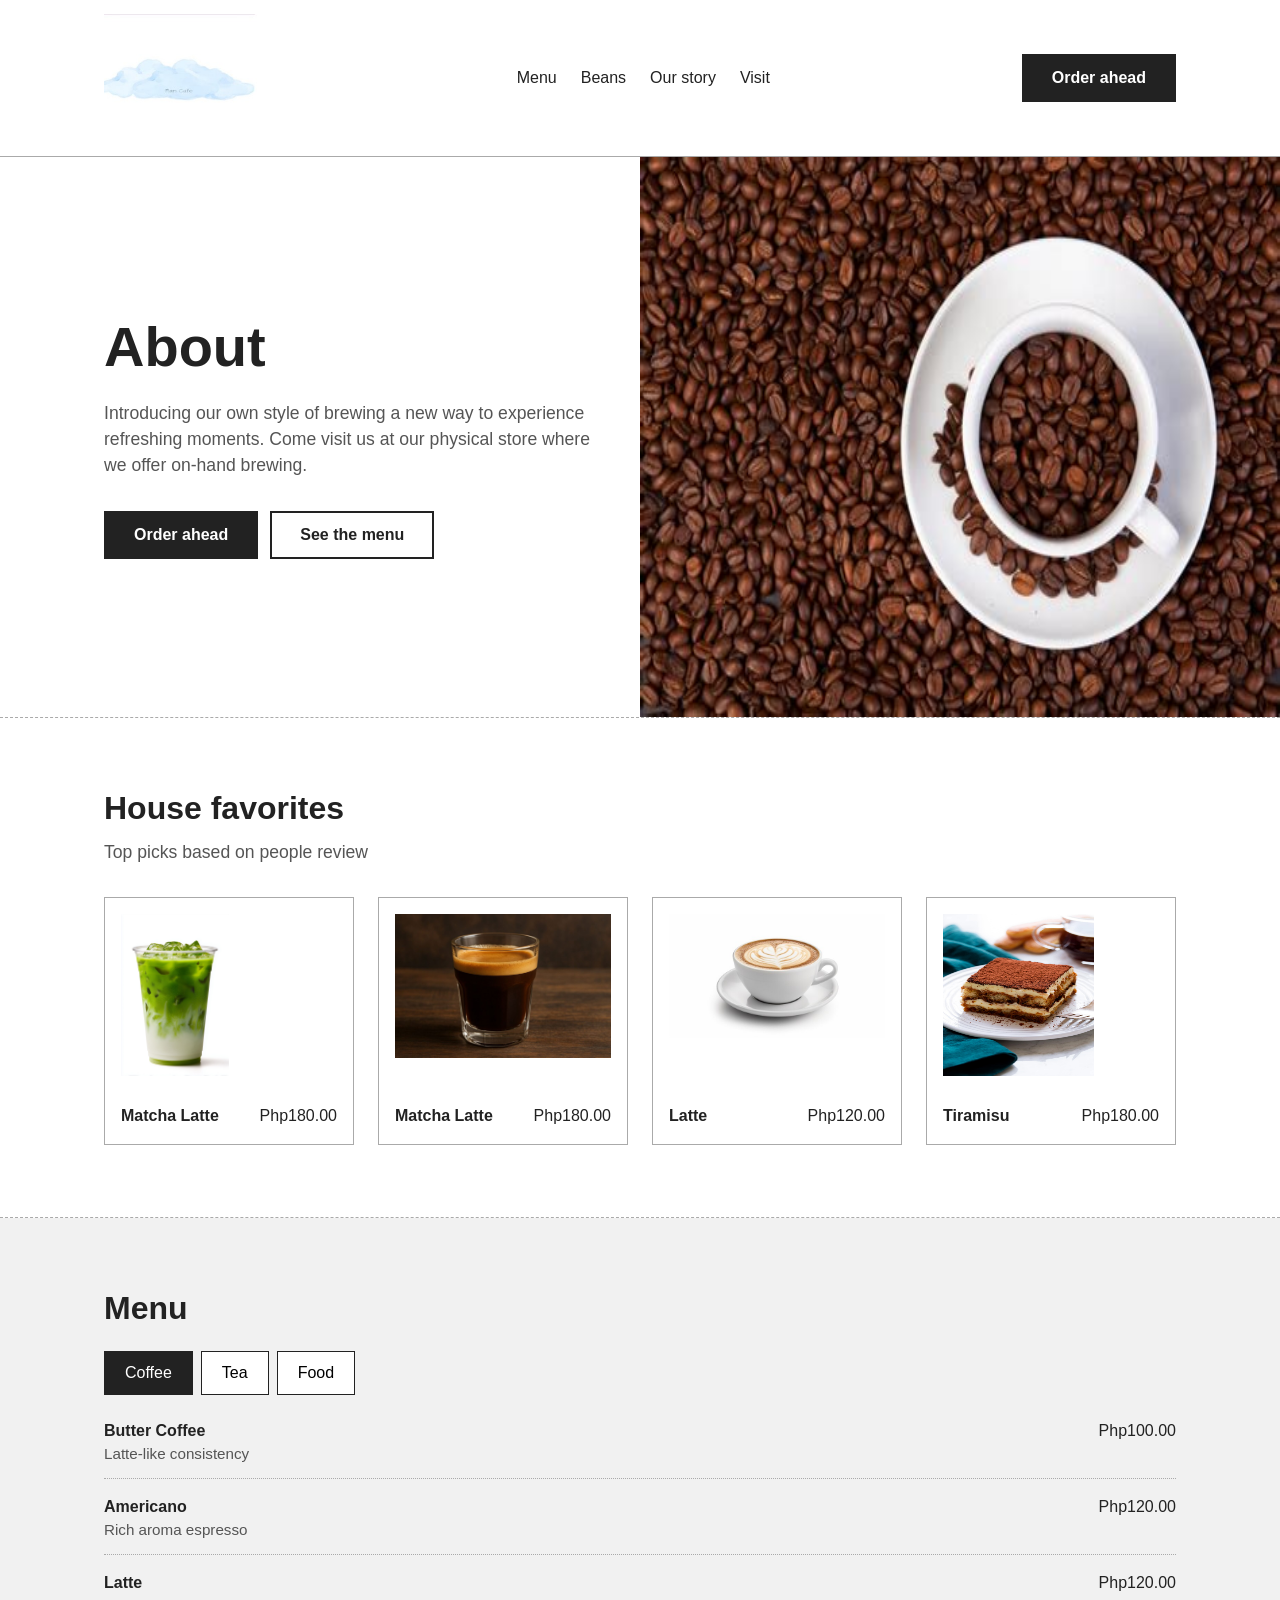
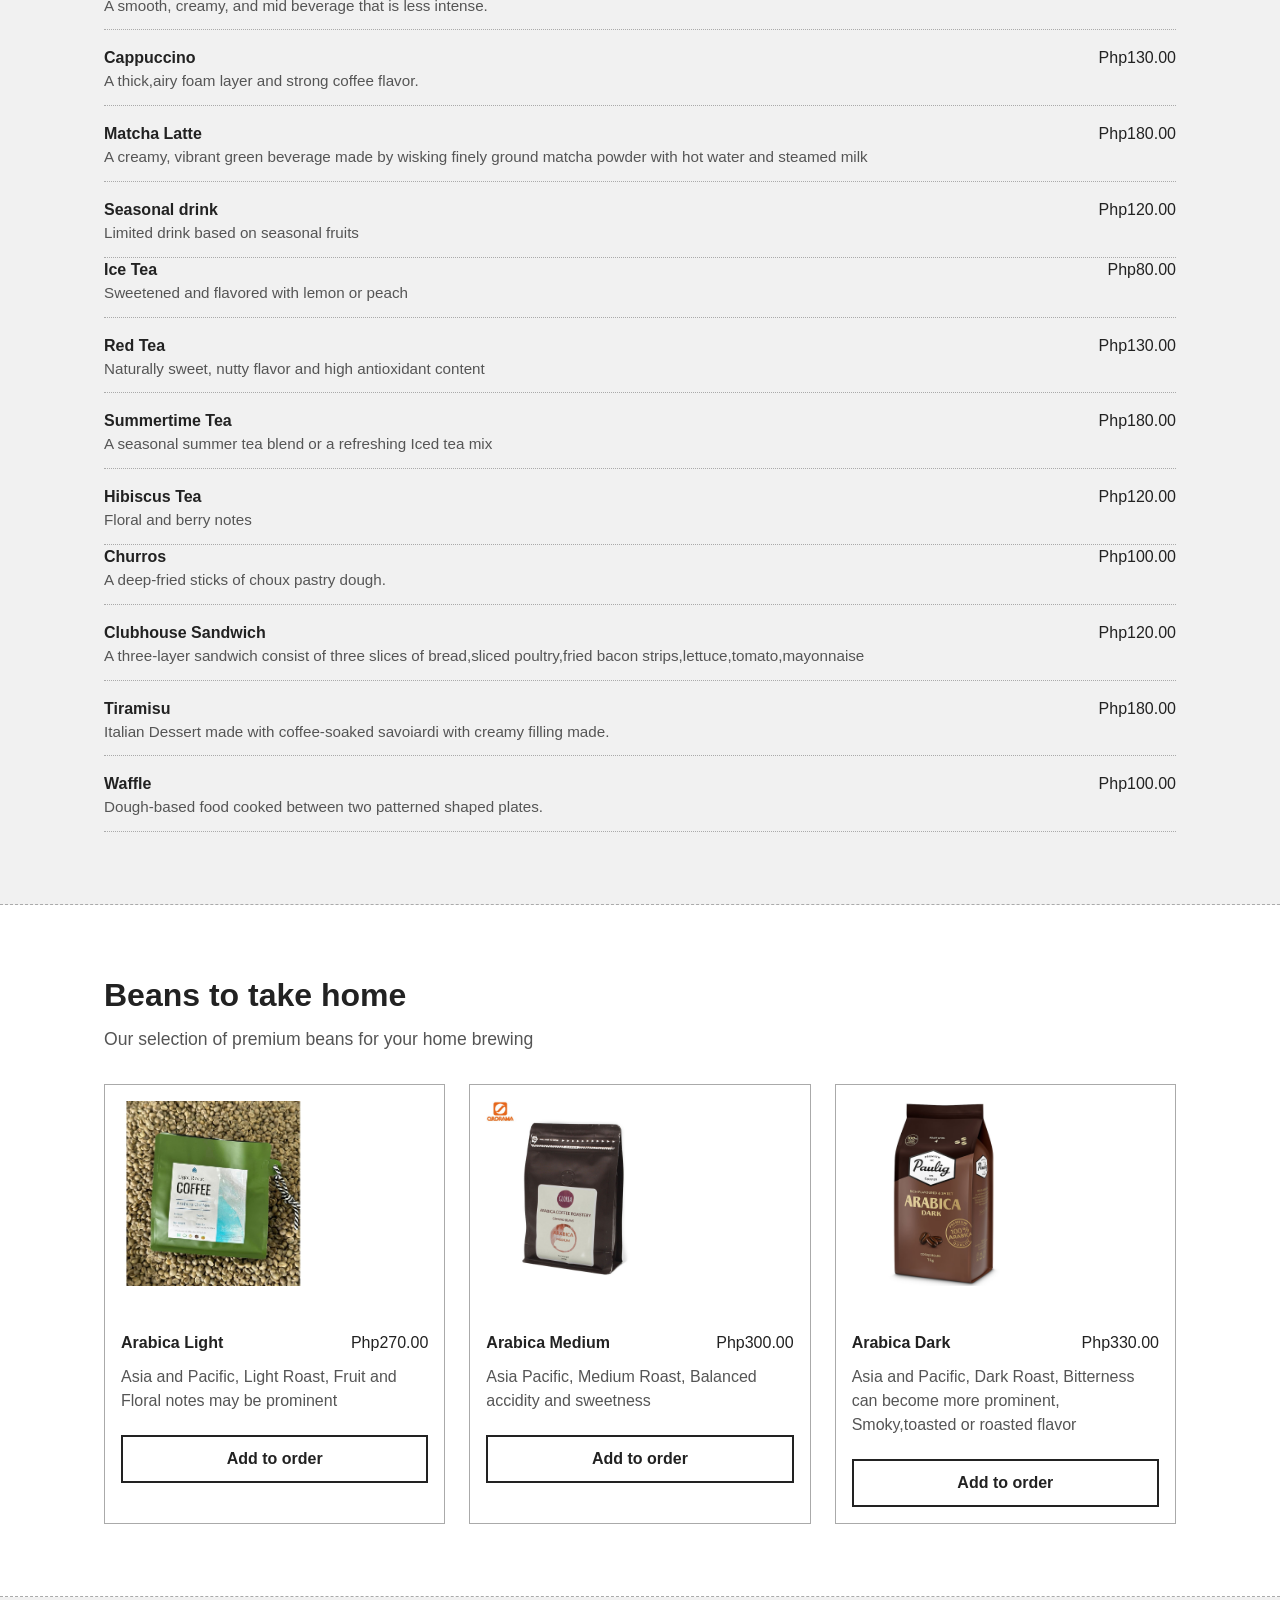
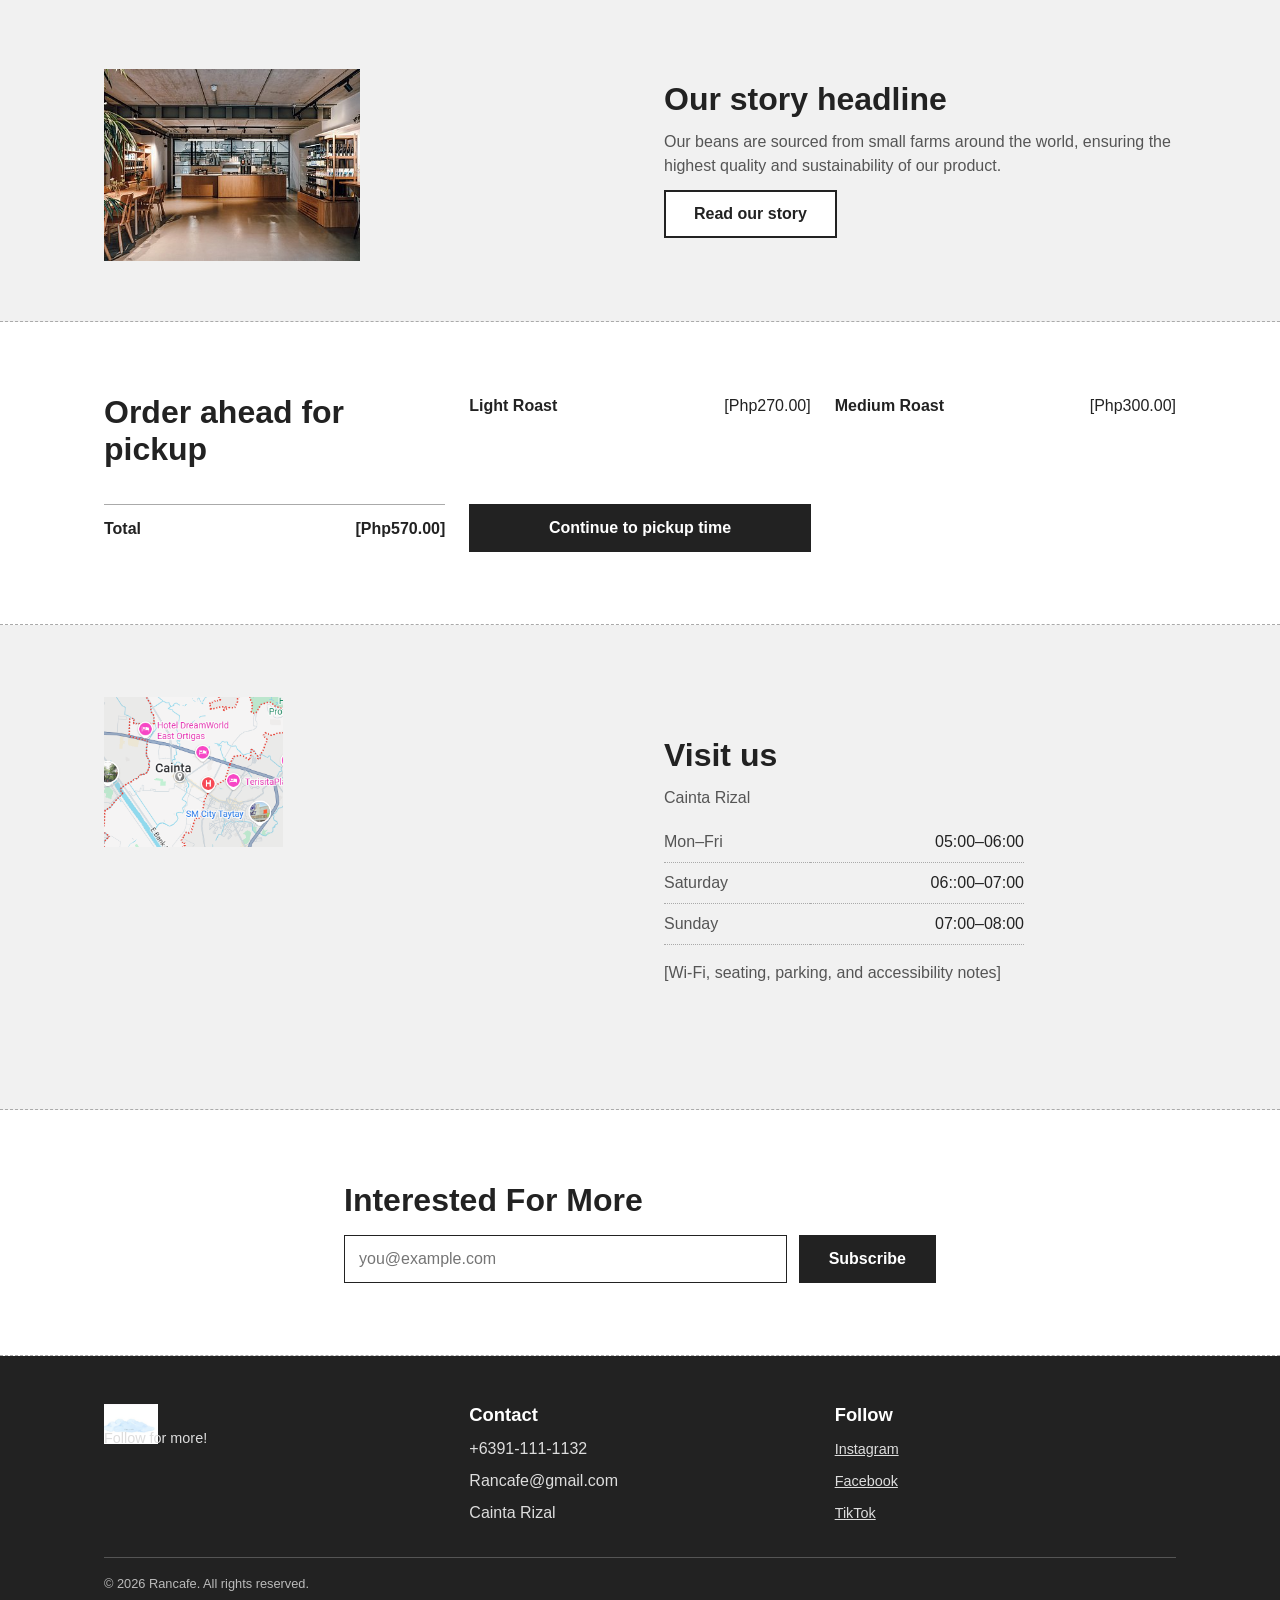
<file: index.html>
<!DOCTYPE html>
<html lang="en">
<head>
<meta charset="UTF-8">
<meta name="viewport" content="width=device-width, initial-scale=1">
<title>RanCafe</title>
<style>
  /* ---------- Base ---------- */
  *, *::before, *::after { box-sizing: border-box; }
  :root {
    --ink: #222;
    --muted: #555;
    --line: #aaa;
    --soft: #f1f1f1;
    --block: #dcdcdc;
    --max: 1120px;
  }
  body {
    margin: 0;
    font-family: Arial, Helvetica, sans-serif;
    color: var(--ink);
    background: #fff;
    line-height: 1.5;
  }
  a { color: inherit; }
  a:focus-visible, button:focus-visible, input:focus-visible {
    outline: 3px solid #000;
    outline-offset: 2px;
  }
  .wrap { max-width: var(--max); margin: 0 auto; padding: 0 24px; }
  section { padding: 72px 0; border-bottom: 1px dashed var(--line); }
  h1, h2, h3 { margin: 0 0 12px; line-height: 1.15; }
  h1 { font-size: clamp(2.2rem, 5vw, 3.5rem); }
  h2 { font-size: 2rem; }
  h3 { font-size: 1.15rem; }
  p { margin: 0 0 12px; color: var(--muted); }
  .lead { font-size: 1.1rem; max-width: 52ch; }

  /* ---------- wireframe parts ---------- */


  }
  .ph span { background: var(--block); padding: 2px 10px; }
  .btn {
    display: inline-flex; align-items: center; justify-content: center;
    min-height: 48px; padding: 0 28px;
    border: 2px solid var(--ink);
    background: var(--ink); color: #fff;
    font: inherit; font-weight: 700; text-decoration: none; cursor: pointer;
  }
  .btn.ghost { background: #fff; color: var(--ink); }
  .grid { display: grid; gap: 24px; }
  .cols-4 { grid-template-columns: repeat(auto-fit, minmax(220px, 1fr)); }
  .cols-3 { grid-template-columns: repeat(auto-fit, minmax(260px, 1fr)); }
  .cols-2 { grid-template-columns: repeat(auto-fit, minmax(300px, 1fr)); gap: 48px; align-items: center; }
  .card { border: 1px solid var(--line); padding: 16px; display: flex; flex-direction: column; gap: 10px; }
  .row { display: flex; justify-content: space-between; gap: 12px; }
  .row strong { color: var(--ink); }
  .bar { height: 10px; background: #d2d2d2; border-radius: 2px; }

  /* ---------- Header ---------- */
  header { border-bottom: 1px solid var(--line); padding: 14px 0; position: sticky; top: 0; background: #fff; z-index: 5; }
  .nav { display: flex; flex-wrap: wrap; align-items: center; justify-content: space-between; gap: 16px; }
  .logo { width: 15%; height: 10%; }
  nav ul { display: flex; flex-wrap: wrap; gap: 24px; list-style: none; margin: 0; padding: 0; }
  nav a { text-decoration: none; padding: 12px 0; display: inline-block; }
  nav a:hover { text-decoration: underline; }

  /* ---------- Hero ---------- */
  .hero { padding: 0; }
  .hero-grid { display: grid; grid-template-columns: repeat(auto-fit, minmax(320px, 1fr)); min-height: 560px; }
  .hero-copy { padding: 72px 24px; display: flex; flex-direction: column; justify-content: center; align-items: flex-start; gap: 8px; max-width: 560px; margin-left: auto; width: 100%; }
  .hero-copy .actions { display: flex; flex-wrap: wrap; gap: 12px; margin-top: 12px; }
  .hero .ph { border-width: 0 0 0 0px; min-height: 100%; }

  /* ---------- Menu ---------- */
  .tabs { display: flex; flex-wrap: wrap; gap: 8px; margin: 24px 0; }
  .tabs button { min-height: 44px; padding: 0 20px; border: 1px solid var(--ink); background: #fff; font: inherit; cursor: pointer; }
  .tabs button[aria-selected="true"] { background: var(--ink); color: #fff; }
  .menu-list { display: grid; grid-template-columns: repeat(auto-fit, minmax(100%, 1fr)); gap: 16px 48px; }
  .menu-item { border-bottom: 1px dotted var(--line); padding-bottom: 12px; }
  .menu-item p { margin: 0; font-size: .95rem; }

  /* ---------- Info / hours ---------- */
  .alt { background: var(--soft); }
  table { border-collapse: collapse; width: 100%; max-width: 360px; }
  td { padding: 8px 0; border-bottom: 1px dotted var(--line); color: var(--muted); }
  td:last-child { text-align: right; color: var(--ink); }

  /* ---------- Newsletter ---------- */
  form.news { display: flex; flex-wrap: wrap; gap: 12px; margin-top: 16px; }
  form.news label { position: absolute; left: -9999px; }
  form.news input { flex: 1 1 260px; min-height: 48px; padding: 0 14px; border: 1px solid var(--ink); font: inherit; }

  /* ---------- Footer ---------- */
  footer { background: var(--ink); color: #ddd; padding: 48px 0 32px; }
  footer p, footer a { color: #ddd; font-size: .9rem; }
  footer ul { list-style: none; margin: 0; padding: 0; display: grid; gap: 8px; }
  .legal { margin-top: 32px; padding-top: 16px; border-top: 1px solid #555; font-size: .8rem; color: #bbb; }
</style>
</head>
<body>

<!-- ============ HEADER ============ -->
<header>
  <div class="wrap nav">
    <div class="ph logo"><img src="assests/images/JohnAct1.jpg" height="30%" width="100%" border-radius="360%"></div>
    <nav aria-label="Main">
      <ul>
        <li><a href="#menu">Menu</a></li></font-style>
        <li><a href="#beans">Beans</a></li>
        <li><a href="#story">Our story</a></li>
        <li><a href="#visit">Visit</a></li>
        </background-color>
      </ul>
    </nav>
    <a class="btn" href="#order">Order ahead</a>
  </div>
</header>

<main>

  <!-- ============ HERO ============ -->
  <section class="hero">
    <div class="hero-grid">
      <div class="hero-copy">
        <h1>About</h1>
        <p class="lead">Introducing our own style of brewing a new way to experience refreshing moments. Come visit us at our physical store where we offer on-hand brewing.</p>
        <div class="actions">
          <a class="btn" href="#order">Order ahead</a>
          <a class="btn ghost" href="#menu">See the menu</a>
        </div>
      </div>
      <div class="ph"><img src="assests/images/Coffee.jpg" width="100%" height="100%"></div>
    </div>
  </section>

  <!-- ============ FAVORITES ============ -->
  <section id="favorites">
    <div class="wrap">
      <h2>House favorites</h2>
      <p class="lead">Top picks based on people review</p>
      <div class="grid cols-4" style="margin-top:32px">
        <article class="card">
          <div class="ph" style="height:180px"><img src="assests/images/Matcha.jpg" width="50%" ></div>
          <div class="row"><strong>Matcha Latte</strong><span>Php180.00</span></div>
          
        </article>
        <article class="card">
          <div class="ph" style="height:180px"><span><img src="assests/images/Espresso.jpg" width="100%""></span></div>
          <div class="row"><strong>Matcha Latte</strong><span>Php180.00</span></div>
          
        </article>
        <article class="card">
          <div class="ph" style="height:180px"><span><img src="assests/images/latte1.jpg" width="100%"></span></div>
          <div class="row"><strong>Latte</strong><span>Php120.00</span></div>
         
        </article>
        <article class="card">
          <div class="ph" style="height:180px"><span><img src="assests/images/tiramisu.jpg" width="70%" height="90%"></span></div>
          <div class="row"><strong>Tiramisu</strong><span>Php180.00</span></div>
        
        </article>
      </div>
    </div>
  </section>

  <!-- ============ FULL MENU ============ -->
  <section id="menu" class="alt">
    <div class="wrap">
      <h2>Menu</h2>
      <div class="tabs" role="tablist" aria-label="Menu categories">
        <button role="tab" aria-selected="true" data-tab="coffee">Coffee</button>
        <button role="tab" aria-selected="false" data-tab="tea">Tea</button>
        <button role="tab" aria-selected="false" data-tab="food">Food</button>
      </div>

      <div class="menu-list" id="tab-coffee">
        <div class="menu-item"><div class="row"><strong>Butter Coffee</strong><span>Php100.00</span></div><p>Latte-like consistency</p></div>
        <div class="menu-item"><div class="row"><strong>Americano</strong><span>Php120.00</span></div><p>Rich aroma espresso</p></div>
        <div class="menu-item"><div class="row"><strong>Latte</strong><span>Php120.00</span></div><p>A smooth, creamy, and mid beverage that is less intense.</p></div>
        <div class="menu-item"><div class="row"><strong>Cappuccino</strong><span>Php130.00</span></div><p>A thick,airy foam layer and strong coffee flavor.</p></div>
        <div class="menu-item"><div class="row"><strong>Matcha Latte</strong><span>Php180.00</span></div><p>A creamy, vibrant green beverage made by wisking finely ground matcha powder with hot water and steamed milk</p></div>
        <div class="menu-item"><div class="row"><strong>Seasonal drink</strong><span>Php120.00</span></div><p>Limited drink based on seasonal fruits</p></div>
      </div>
      <div class="menu-list" id="tab-tea" hidden>
        <div class="menu-item"><div class="row"><strong>Ice Tea</strong><span>Php80.00</span></div><p>Sweetened and flavored with lemon or peach</p></div>
        <div class="menu-item"><div class="row"><strong>Red Tea</strong><span>Php130.00</span></div><p>Naturally sweet, nutty flavor and high antioxidant content</p></div>
        <div class="menu-item"><div class="row"><strong>Summertime Tea</strong><span>Php180.00</span></div><p>A seasonal summer tea blend or a refreshing Iced tea mix</p></div>
        <div class="menu-item"><div class="row"><strong>Hibiscus Tea</strong><span>Php120.00</span></div><p>Floral and berry notes </p></div>
      </div>
      <div class="menu-list" id="tab-food" hidden>
        <div class="menu-item"><div class="row"><strong>Churros</strong><span>Php100.00</span></div><p>A deep-fried sticks of choux pastry dough.</p></div>
        <div class="menu-item"><div class="row"><strong>Clubhouse Sandwich</strong><span>Php120.00</span></div><p>A three-layer sandwich consist of three slices of bread,sliced poultry,fried bacon strips,lettuce,tomato,mayonnaise</p></div>
        <div class="menu-item"><div class="row"><strong>Tiramisu</strong><span>Php180.00</span></div><p>Italian Dessert made with coffee-soaked savoiardi with creamy filling made.</p></div>
        <div class="menu-item"><div class="row"><strong>Waffle</strong><span>Php100.00</span></div><p>Dough-based food cooked between two patterned shaped plates.</p></div>
      </div>
    </div>
  </section>

  <!-- ============ BEANS / SHOP ============ -->
  <section id="beans">
    <div class="wrap">
      <h2>Beans to take home</h2>
      <p class="lead">Our selection of premium beans for your home brewing</p>
      <div class="grid cols-3" style="margin-top:32px">
        <article class="card">
          <div class="ph" style="height:220px"><span><img src="assests/images/Light.jpg" width="60%"></span></div>
          <div class="row"><strong>Arabica Light</strong><span>Php270.00</span></div>
          <p>Asia and Pacific, Light Roast, Fruit and Floral notes may be prominent</p>
          <a class="btn ghost" href="#order">Add to order</a>
        </article>
        <article class="card">
          <div class="ph" style="height:220px"><span><img src="assests/images/medium.jpg" width="60%"></span></div>
          <div class="row"><strong>Arabica Medium</strong><span>Php300.00</span></div>
          <p>Asia Pacific, Medium Roast, Balanced accidity and sweetness</p>
          <a class="btn ghost" href="#order">Add to order</a>
        </article>
        <article class="card">
          <div class="ph" style="height:220px"><img src="assests/images/dark.png" width="60%"></span></div>
          <div class="row"><strong>Arabica Dark</strong><span>Php330.00</span></div>
          <p>Asia and Pacific, Dark Roast, Bitterness can become more prominent, Smoky,toasted or roasted flavor</p>
          <a class="btn ghost" href="#order">Add to order</a>
        </article>
      </div>
    </div>
  </section>

  <!-- ============ STORY ============ -->
  <section id="story" class="alt">
    <div class="wrap grid cols-2">
      <div class="ph" style="height:180px"><span><img src="assests/images/roastery.jpg" width="50%"></span></div>
      <div>
        <h2>Our story headline</h2>
        <p>Our beans are sourced from small farms around the world, ensuring the highest quality and sustainability of our product.</p>
      
        <a class="btn ghost" href="#story">Read our story</a>
      </div>
    </div>
  </section>

  <!-- ============ ORDER AHEAD ============ -->
  <section id="order">
    <div class="wrap grid cols-3">
      <div>
        <h2>Order ahead for pickup</h2>
        <p class="lead"></p>
      </div
      <div class="card" style="padding:24px">
        <div class="row"><strong>Light Roast</strong><span>[Php270.00]</span></div>
        <div class="row"><strong>Medium Roast</strong><span>[Php300.00]</span></div>
        <div class="row" style="border-top:1px solid var(--line);padding-top:12px"><strong>Total</strong><strong>[Php570.00]</strong></div>
        <a class="btn" href="#order">Continue to pickup time</a>
      </div>
    </div>
  </section>

  <!-- ============ VISIT ============ -->
  <section id="visit" class="alt">
    <div class="wrap grid cols-2">
      <div class="ph" style="height:340px"><span><img src="assests/images/map.png" width="35%"></span></div>
      <div>
        <h2>Visit us</h2>
        <p>Cainta Rizal</p>
        <table>
          <tr><td>Mon–Fri</td><td>05:00–06:00</td></tr>
          <tr><td>Saturday</td><td>06::00–07:00</td></tr>
          <tr><td>Sunday</td><td>07:00–08:00</td></tr>
        </table>
        <p style="margin-top:16px">[Wi-Fi, seating, parking, and accessibility notes]</p>
      </div>
    </div>
  </section>

  <!-- ============ NEWSLETTER ============ -->
  <section>
    <div class="wrap" style="max-width:640px">
      <h2>Interested For More </h2>
      <p></p>
      <form class="news" onsubmit="return false">
        <label for="email">Email address</label>
        <input id="email" type="email" placeholder="you@example.com">
        <button class="btn" type="submit">Subscribe</button>
      </form>
    </div>
  </section>

</main>

<!-- ============ FOOTER ============ -->
<footer>
  <div class="wrap">
    <div class="grid cols-4">
      <div>
        <div class="ph logo" style="margin-bottom:12px"><span><img src="assests/images/JohnAct1.jpg" width="105%" border-radius="360%"></span></div>
        <p>Follow for more!</p>
      </div>
      <div><h3 style="color:#fff">Contact</h3>
        <ul><li>+6391-111-1132</li><li>Rancafe@gmail.com</li><li>Cainta Rizal</li></ul></div>
      <div><h3 style="color:#fff">Follow</h3>
        <ul><li><a href="https://www.instagram.com/rancafe/">Instagram</a></li>
          <li><a href="https://www.facebook.com/rancafe/">Facebook</a></li>
          <li><a href="https://www.tiktok.com/@rancafe">TikTok</a></li>
        </ul>
      </div>
    </div>
    <div class="legal">© 2026 Rancafe. All rights reserved.</div>
  </div>
</footer>

<script>
  // Simple menu tabs
  const tabs = document.querySelectorAll('.tabs button');
  const panels = document.querySelectorAll('.menu-list');
  tabs.forEach(tab => {
    tab.addEventListener('click', () => {
      tabs.forEach(t => t.setAttribute('aria-selected', t === tab));
      panels.forEach(p => p.hidden = p.id !== 'tab-' + tab.dataset.tab);
    });
  });
</script>
</body>
</html>
</file>
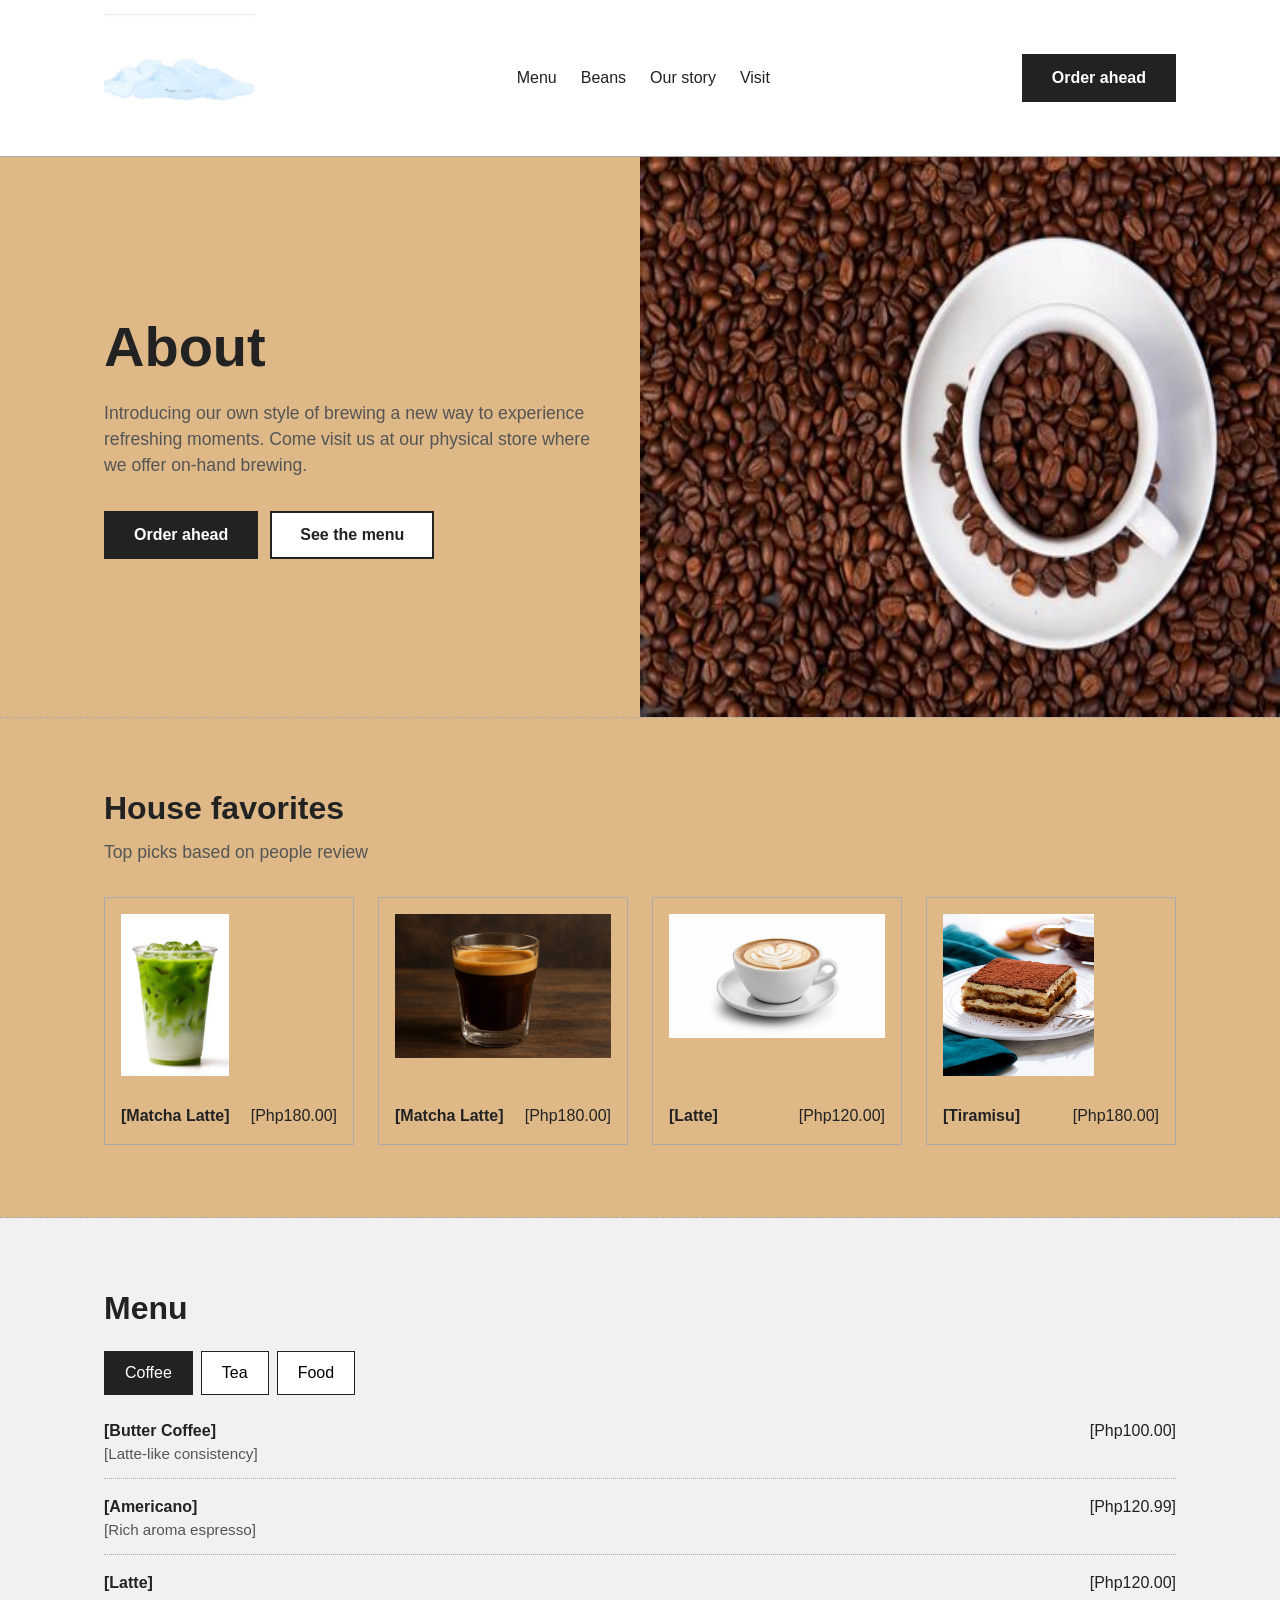
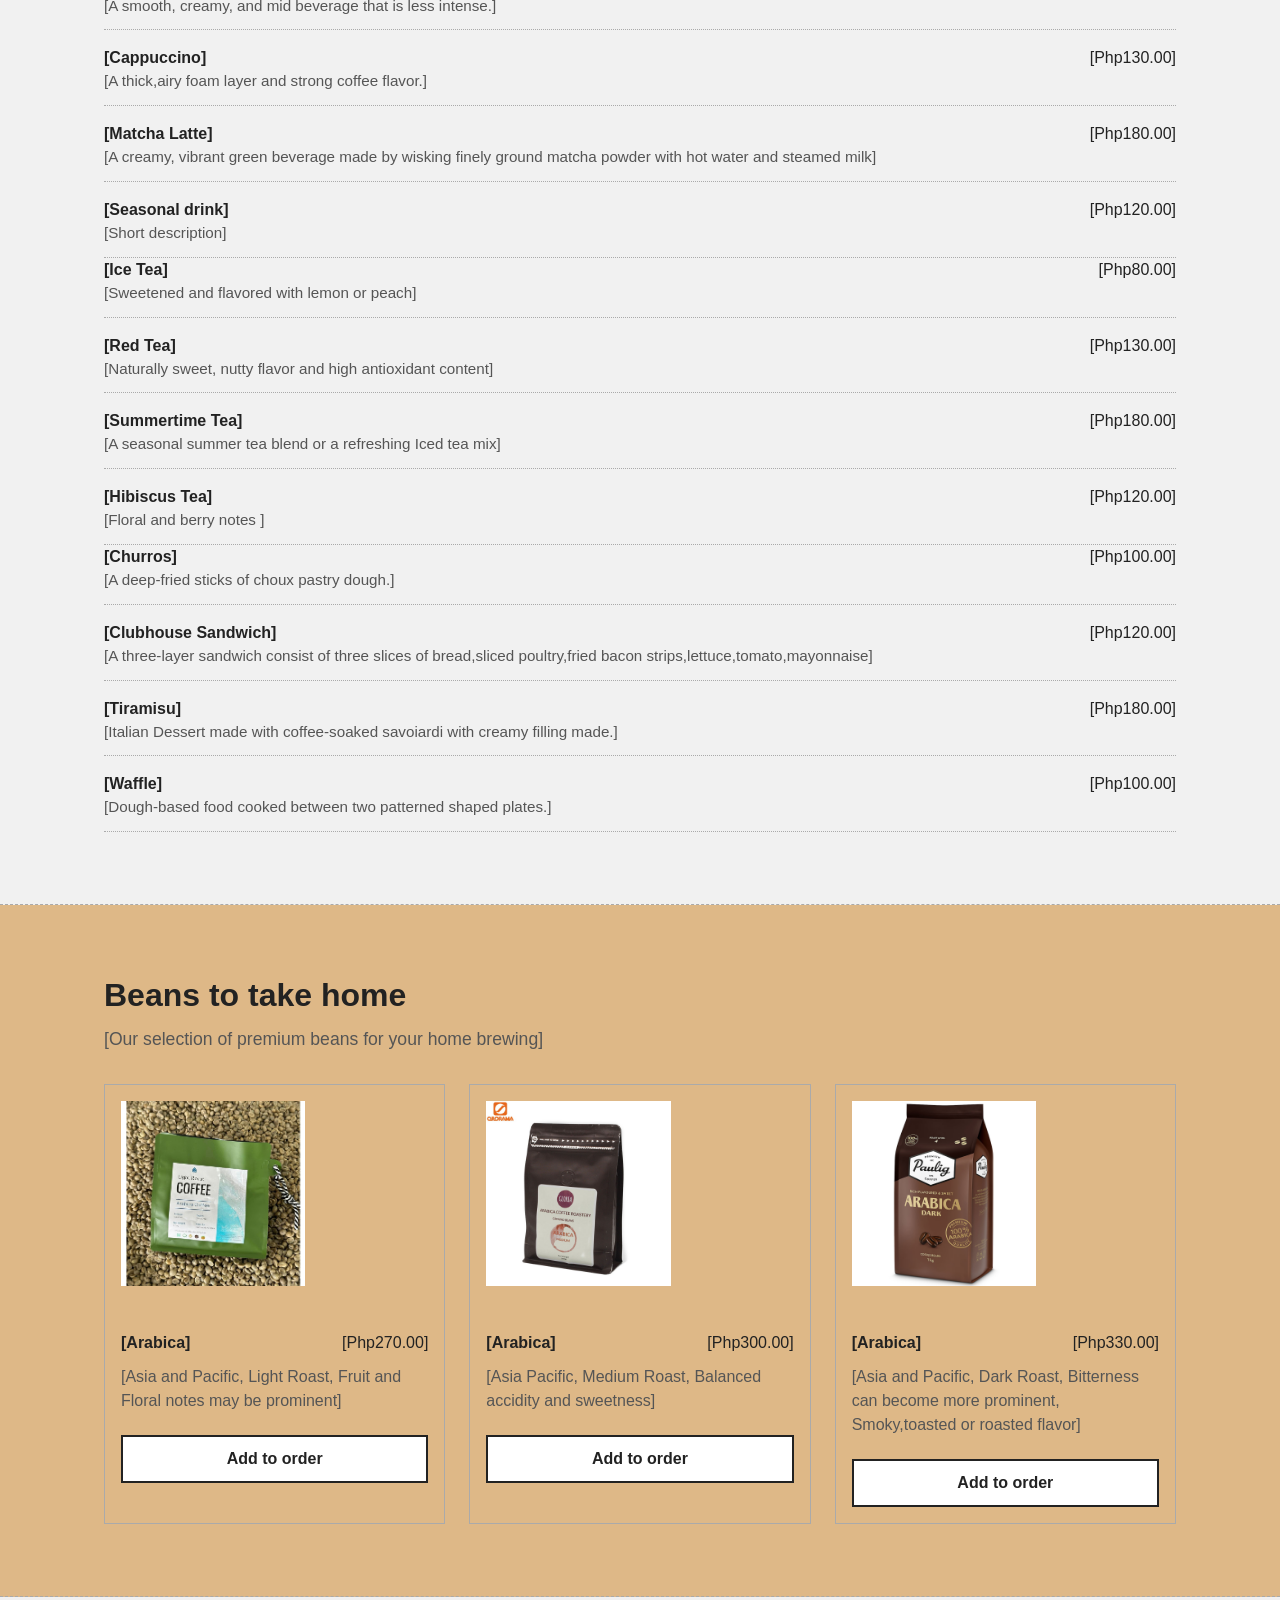
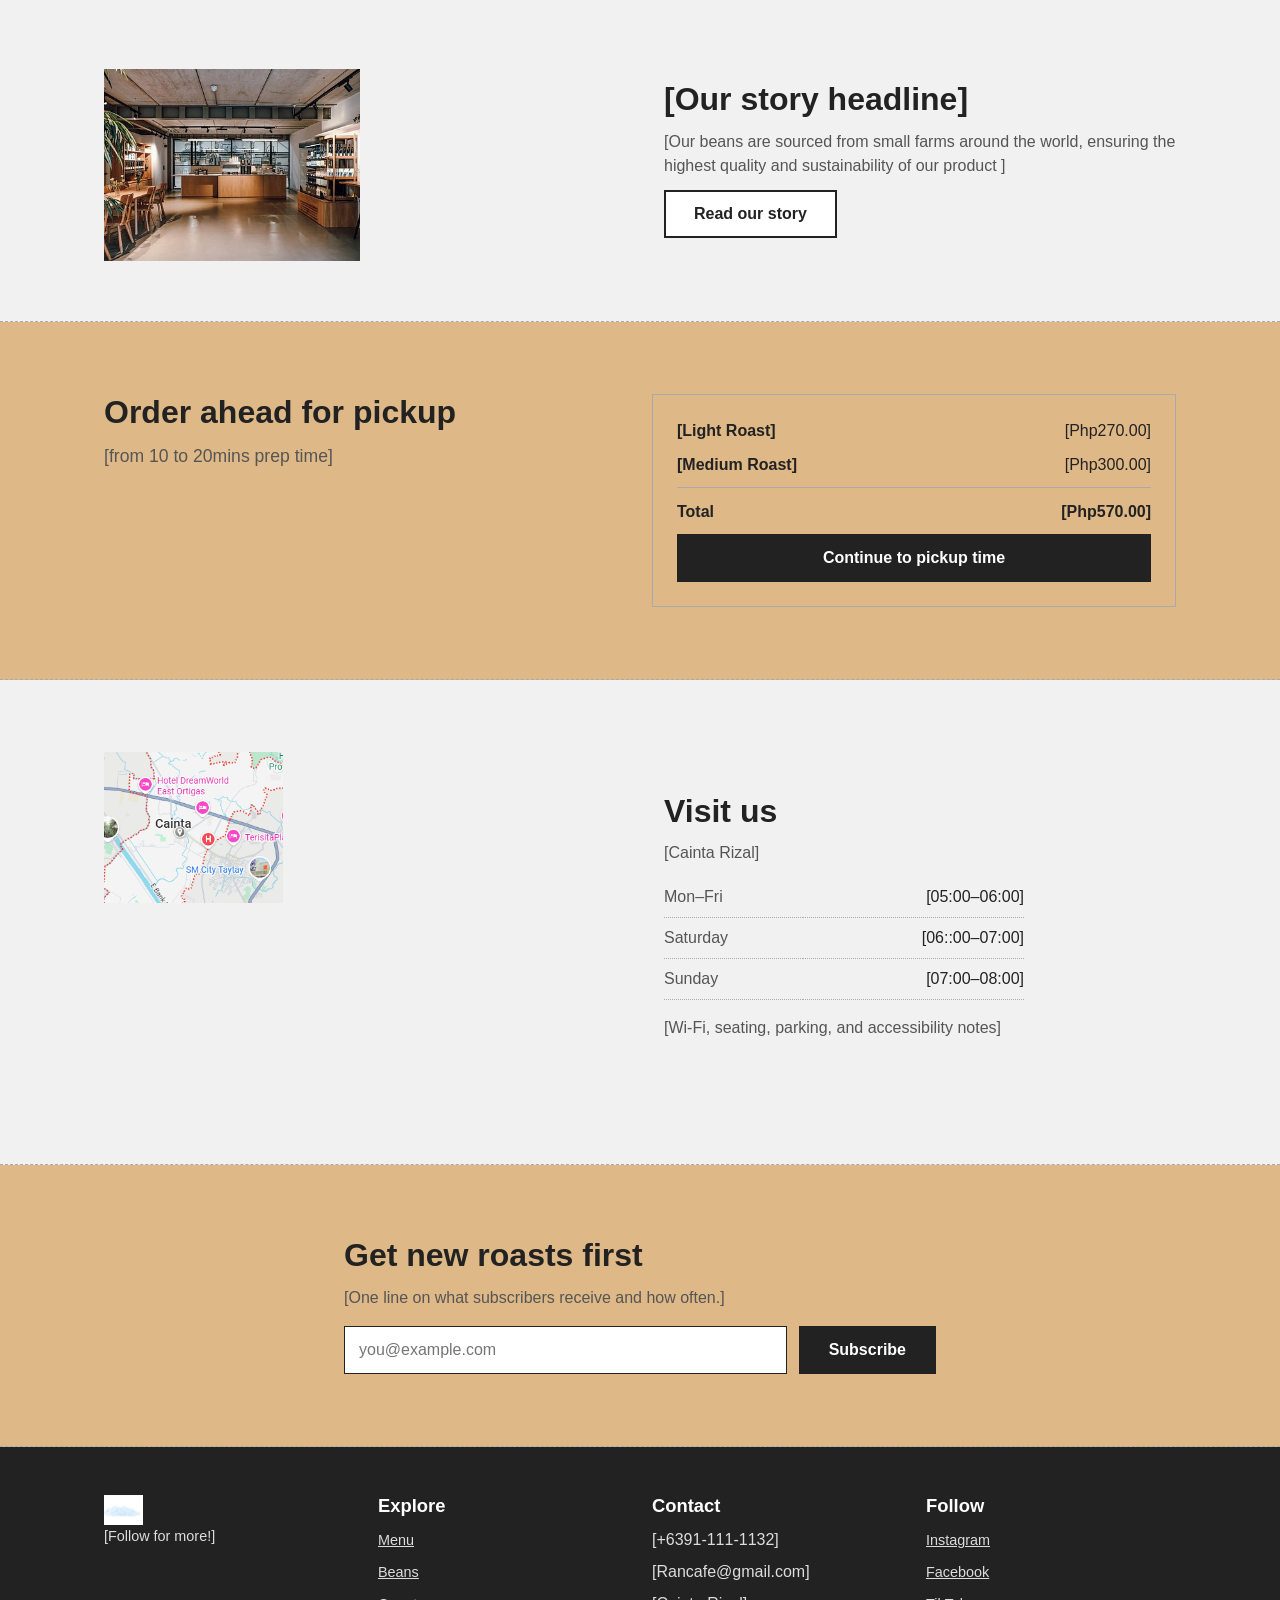
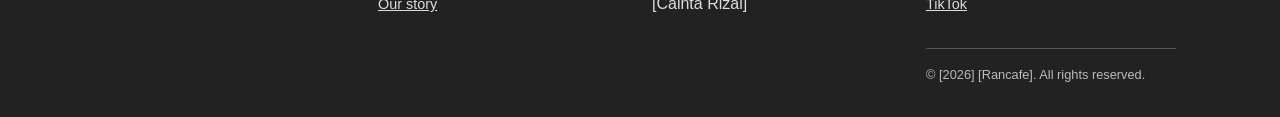
<file: Checking3_Jovero/index.html>
<!DOCTYPE html>
<html lang="en">
<head>
<meta charset="UTF-8">
<meta name="viewport" content="width=device-width, initial-scale=1">
<title>RanCafe</title>
<style>
  /* ---------- Base ---------- */
  *, *::before, *::after { box-sizing: border-box; }
  :root {
    --ink: #222;
    --muted: #555;
    --line: #aaa;
    --soft: #f1f1f1;
    --block: #dcdcdc;
    --max: 1120px;
  }
  body {
    margin: 0;
    font-family: Arial, Helvetica, sans-serif;
    color: var(--ink);
    background: #fff;
    line-height: 1.5;
    background-color: burlywood;
  }
  a { color: inherit; }
  a:focus-visible, button:focus-visible, input:focus-visible {
    outline: 3px solid #000;
    outline-offset: 2px;
  }
  .wrap { max-width: var(--max); margin: 0 auto; padding: 0 24px; }
  section { padding: 72px 0; border-bottom: 1px dashed var(--line); }
  h1, h2, h3 { margin: 0 0 12px; line-height: 1.15; }
  h1 { font-size: clamp(2.2rem, 5vw, 3.5rem); }
  h2 { font-size: 2rem; }
  h3 { font-size: 1.15rem; }
  p { margin: 0 0 12px; color: var(--muted); }
  .lead { font-size: 1.1rem; max-width: 52ch; }

  /* ---------- wireframe parts ---------- */


  }
  .ph span { background: var(--block); padding: 2px 10px; }
  .btn {
    display: inline-flex; align-items: center; justify-content: center;
    min-height: 48px; padding: 0 28px;
    border: 2px solid var(--ink);
    background: var(--ink); color: #fff;
    font: inherit; font-weight: 700; text-decoration: none; cursor: pointer;
  }
  .btn.ghost { background: #fff; color: var(--ink); }
  .grid { display: grid; gap: 24px; }
  .cols-4 { grid-template-columns: repeat(auto-fit, minmax(220px, 1fr)); }
  .cols-3 { grid-template-columns: repeat(auto-fit, minmax(260px, 1fr)); }
  .cols-2 { grid-template-columns: repeat(auto-fit, minmax(300px, 1fr)); gap: 48px; align-items: center; }
  .card { border: 1px solid var(--line); padding: 16px; display: flex; flex-direction: column; gap: 10px; }
  .row { display: flex; justify-content: space-between; gap: 12px; }
  .row strong { color: var(--ink); }
  .bar { height: 10px; background: #d2d2d2; border-radius: 2px; }

  /* ---------- Header ---------- */
  header { border-bottom: 1px solid var(--line); padding: 14px 0; position: sticky; top: 0; background: #fff; z-index: 5; }
  .nav { display: flex; flex-wrap: wrap; align-items: center; justify-content: space-between; gap: 16px; }
  .logo { width: 15%; height: 10%; }
  nav ul { display: flex; flex-wrap: wrap; gap: 24px; list-style: none; margin: 0; padding: 0; }
  nav a { text-decoration: none; padding: 12px 0; display: inline-block; }
  nav a:hover { text-decoration: underline; }

  /* ---------- Hero ---------- */
  .hero { padding: 0; }
  .hero-grid { display: grid; grid-template-columns: repeat(auto-fit, minmax(320px, 1fr)); min-height: 560px; }
  .hero-copy { padding: 72px 24px; display: flex; flex-direction: column; justify-content: center; align-items: flex-start; gap: 8px; max-width: 560px; margin-left: auto; width: 100%; }
  .hero-copy .actions { display: flex; flex-wrap: wrap; gap: 12px; margin-top: 12px; }
  .hero .ph { border-width: 0 0 0 0px; min-height: 100%; }

  /* ---------- Menu ---------- */
  .tabs { display: flex; flex-wrap: wrap; gap: 8px; margin: 24px 0; }
  .tabs button { min-height: 44px; padding: 0 20px; border: 1px solid var(--ink); background: #fff; font: inherit; cursor: pointer; }
  .tabs button[aria-selected="true"] { background: var(--ink); color: #fff; }
  .menu-list { display: grid; grid-template-columns: repeat(auto-fit, minmax(100%, 1fr)); gap: 16px 48px; }
  .menu-item { border-bottom: 1px dotted var(--line); padding-bottom: 12px; }
  .menu-item p { margin: 0; font-size: .95rem; }

  /* ---------- Info / hours ---------- */
  .alt { background: var(--soft); }
  table { border-collapse: collapse; width: 100%; max-width: 360px; }
  td { padding: 8px 0; border-bottom: 1px dotted var(--line); color: var(--muted); }
  td:last-child { text-align: right; color: var(--ink); }

  /* ---------- Newsletter ---------- */
  form.news { display: flex; flex-wrap: wrap; gap: 12px; margin-top: 16px; }
  form.news label { position: absolute; left: -9999px; }
  form.news input { flex: 1 1 260px; min-height: 48px; padding: 0 14px; border: 1px solid var(--ink); font: inherit; }

  /* ---------- Footer ---------- */
  footer { background: var(--ink); color: #ddd; padding: 48px 0 32px; }
  footer p, footer a { color: #ddd; font-size: .9rem; }
  footer ul { list-style: none; margin: 0; padding: 0; display: grid; gap: 8px; }
  .legal { margin-top: 32px; padding-top: 16px; border-top: 1px solid #555; font-size: .8rem; color: #bbb; }
</style>
</head>
<body>

<!-- ============ HEADER ============ -->
<header>
  <div class="wrap nav">
    <div class="ph logo"><img src="assests/images/JohnAct1.jpg" height="30%" width="100%" border-radius="360%"></div>
    <nav aria-label="Main">
      <ul>
        <li><a href="#menu">Menu</a></li>
        <li><a href="#beans">Beans</a></li>
        <li><a href="#story">Our story</a></li>
        <li><a href="#visit">Visit</a></li>
      </ul>
    </nav>
    <a class="btn" href="#order">Order ahead</a>
  </div>
</header>

<main>

  <!-- ============ HERO ============ -->
  <section class="hero">
    <div class="hero-grid">
      <div class="hero-copy">
        <h1>About</h1>
        <p class="lead">Introducing our own style of brewing a new way to experience refreshing moments. Come visit us at our physical store where we offer on-hand brewing.</p>
        <div class="actions">
          <a class="btn" href="#order">Order ahead</a>
          <a class="btn ghost" href="#menu">See the menu</a>
        </div>
      </div>
      <div class="ph"><img src="assests/images/Coffee.jpg" width="100%" height="100%"></div>
    </div>
  </section>

  <!-- ============ FAVORITES ============ -->
  <section id="favorites">
    <div class="wrap">
      <h2>House favorites</h2>
      <p class="lead">Top picks based on people review</p>
      <div class="grid cols-4" style="margin-top:32px">
        <article class="card">
          <div class="ph" style="height:180px"><img src="assests/images/Matcha.jpg" width="50%" ></div>
          <div class="row"><strong>[Matcha Latte]</strong><span>[Php180.00]</span></div>
          
        </article>
        <article class="card">
          <div class="ph" style="height:180px"><span><img src="assests/images/Espresso.jpg" width="100%""></span></div>
          <div class="row"><strong>[Matcha Latte]</strong><span>[Php180.00]</span></div>
          
        </article>
        <article class="card">
          <div class="ph" style="height:180px"><span><img src="assests/images/latte1.jpg" width="100%"></span></div>
          <div class="row"><strong>[Latte]</strong><span>[Php120.00]</span></div>
         
        </article>
        <article class="card">
          <div class="ph" style="height:180px"><span><img src="assests/images/tiramisu.jpg" width="70%" height="90%"></span></div>
          <div class="row"><strong>[Tiramisu]</strong><span>[Php180.00]</span></div>
        
        </article>
      </div>
    </div>
  </section>

  <!-- ============ FULL MENU ============ -->
  <section id="menu" class="alt">
    <div class="wrap">
      <h2>Menu</h2>
      <div class="tabs" role="tablist" aria-label="Menu categories">
        <button role="tab" aria-selected="true" data-tab="coffee">Coffee</button>
        <button role="tab" aria-selected="false" data-tab="tea">Tea</button>
        <button role="tab" aria-selected="false" data-tab="food">Food</button>
      </div>

      <div class="menu-list" id="tab-coffee">
        <div class="menu-item"><div class="row"><strong>[Butter Coffee]</strong><span>[Php100.00]</span></div><p>[Latte-like consistency]</p></div>
        <div class="menu-item"><div class="row"><strong>[Americano]</strong><span>[Php120.99]</span></div><p>[Rich aroma espresso]</p></div>
        <div class="menu-item"><div class="row"><strong>[Latte]</strong><span>[Php120.00]</span></div><p>[A smooth, creamy, and mid beverage that is less intense.]</p></div>
        <div class="menu-item"><div class="row"><strong>[Cappuccino]</strong><span>[Php130.00]</span></div><p>[A thick,airy foam layer and strong coffee flavor.]</p></div>
        <div class="menu-item"><div class="row"><strong>[Matcha Latte]</strong><span>[Php180.00]</span></div><p>[A creamy, vibrant green beverage made by wisking finely ground matcha powder with hot water and steamed milk]</p></div>
        <div class="menu-item"><div class="row"><strong>[Seasonal drink]</strong><span>[Php120.00]</span></div><p>[Short description]</p></div>
      </div>
      <div class="menu-list" id="tab-tea" hidden>
        <div class="menu-item"><div class="row"><strong>[Ice Tea]</strong><span>[Php80.00]</span></div><p>[Sweetened and flavored with lemon or peach]</p></div>
        <div class="menu-item"><div class="row"><strong>[Red Tea]</strong><span>[Php130.00]</span></div><p>[Naturally sweet, nutty flavor and high antioxidant content]</p></div>
        <div class="menu-item"><div class="row"><strong>[Summertime Tea]</strong><span>[Php180.00]</span></div><p>[A seasonal summer tea blend or a refreshing Iced tea mix]</p></div>
        <div class="menu-item"><div class="row"><strong>[Hibiscus Tea]</strong><span>[Php120.00]</span></div><p>[Floral and berry notes ]</p></div>
      </div>
      <div class="menu-list" id="tab-food" hidden>
        <div class="menu-item"><div class="row"><strong>[Churros]</strong><span>[Php100.00]</span></div><p>[A deep-fried sticks of choux pastry dough.]</p></div>
        <div class="menu-item"><div class="row"><strong>[Clubhouse Sandwich]</strong><span>[Php120.00]</span></div><p>[A three-layer sandwich consist of three slices of bread,sliced poultry,fried bacon strips,lettuce,tomato,mayonnaise]</p></div>
        <div class="menu-item"><div class="row"><strong>[Tiramisu]</strong><span>[Php180.00]</span></div><p>[Italian Dessert made with coffee-soaked savoiardi with creamy filling made.]</p></div>
        <div class="menu-item"><div class="row"><strong>[Waffle]</strong><span>[Php100.00]</span></div><p>[Dough-based food cooked between two patterned shaped plates.]</p></div>
      </div>
    </div>
  </section>

  <!-- ============ BEANS / SHOP ============ -->
  <section id="beans">
    <div class="wrap">
      <h2>Beans to take home</h2>
      <p class="lead">[Our selection of premium beans for your home brewing]</p>
      <div class="grid cols-3" style="margin-top:32px">
        <article class="card">
          <div class="ph" style="height:220px"><span><img src="assests/images/Light.jpg" width="60%"></span></div>
          <div class="row"><strong>[Arabica]</strong><span>[Php270.00]</span></div>
          <p>[Asia and Pacific, Light Roast, Fruit and Floral notes may be prominent]</p>
          <a class="btn ghost" href="#order">Add to order</a>
        </article>
        <article class="card">
          <div class="ph" style="height:220px"><span><img src="assests/images/medium.jpg" width="60%"></span></div>
          <div class="row"><strong>[Arabica]</strong><span>[Php300.00]</span></div>
          <p>[Asia Pacific, Medium Roast, Balanced accidity and sweetness]</p>
          <a class="btn ghost" href="#order">Add to order</a>
        </article>
        <article class="card">
          <div class="ph" style="height:220px"><img src="assests/images/dark.png" width="60%"></span></div>
          <div class="row"><strong>[Arabica]</strong><span>[Php330.00]</span></div>
          <p>[Asia and Pacific, Dark Roast, Bitterness can become more prominent, Smoky,toasted or roasted flavor]</p>
          <a class="btn ghost" href="#order">Add to order</a>
        </article>
      </div>
    </div>
  </section>

  <!-- ============ STORY ============ -->
  <section id="story" class="alt">
    <div class="wrap grid cols-2">
      <div class="ph" style="height:180px"><span><img src="assests/images/roastery.jpg" width="50%"></span></div>
      <div>
        <h2>[Our story headline]</h2>
        <p>[Our beans are sourced from small farms around the world, ensuring the highest quality and sustainability of our product ]</p>
      
        <a class="btn ghost" href="#story">Read our story</a>
      </div>
    </div>
  </section>

  <!-- ============ ORDER AHEAD ============ -->
  <section id="order">
    <div class="wrap grid cols-3">
      <div>
        <h2>Order ahead for pickup</h2>
        <p class="lead">[from 10 to 20mins prep time]</p>
      </div>
      <div class="card" style="padding:24px">
        <div class="row"><strong>[Light Roast]</strong><span>[Php270.00]</span></div>
        <div class="row"><strong>[Medium Roast]</strong><span>[Php300.00]</span></div>
        <div class="row" style="border-top:1px solid var(--line);padding-top:12px"><strong>Total</strong><strong>[Php570.00]</strong></div>
        <a class="btn" href="#order">Continue to pickup time</a>
      </div>
    </div>
  </section>

  <!-- ============ VISIT ============ -->
  <section id="visit" class="alt">
    <div class="wrap grid cols-2">
      <div class="ph" style="height:340px"><span><img src="assests/images/map.png" width="35%"></span></div>
      <div>
        <h2>Visit us</h2>
        <p>[Cainta Rizal]</p>
        <table>
          <tr><td>Mon–Fri</td><td>[05:00–06:00]</td></tr>
          <tr><td>Saturday</td><td>[06::00–07:00]</td></tr>
          <tr><td>Sunday</td><td>[07:00–08:00]</td></tr>
        </table>
        <p style="margin-top:16px">[Wi-Fi, seating, parking, and accessibility notes]</p>
      </div>
    </div>
  </section>

  <!-- ============ NEWSLETTER ============ -->
  <section>
    <div class="wrap" style="max-width:640px">
      <h2>Get new roasts first</h2>
      <p>[One line on what subscribers receive and how often.]</p>
      <form class="news" onsubmit="return false">
        <label for="email">Email address</label>
        <input id="email" type="email" placeholder="you@example.com">
        <button class="btn" type="submit">Subscribe</button>
      </form>
    </div>
  </section>

</main>

<!-- ============ FOOTER ============ -->
<footer>
  <div class="wrap">
    <div class="grid cols-4">
      <div>
        <div class="ph logo" style="margin-bottom:12px"><span><img src="assests/images/JohnAct1.jpg" width="105%" border-radius="360%"></span></div>
        <p>[Follow for more!]</p>
      </div>
      <div><h3 style="color:#fff">Explore</h3>
        <ul><li><a href="#menu">Menu</a></li><li><a href="#beans">Beans</a></li><li><a href="#story">Our story</a></li></ul></div>
      <div><h3 style="color:#fff">Contact</h3>
        <ul><li>[+6391-111-1132]</li><li>[Rancafe@gmail.com]</li><li>[Cainta Rizal]</li></ul></div>
      <div><h3 style="color:#fff">Follow</h3>
      <ul><li><a href="https://www.instagram.com">Instagram</a></li>
          <li><a href="https://www.facebook.com">Facebook</a></li>
          <li><a href="https://www.tiktok.com">TikTok</a></li>
        </ul
    </div>
    <div class="legal">© [2026] [Rancafe]. All rights reserved.</div>
  </div>
</footer>

<script>
  // Simple menu tabs
  const tabs = document.querySelectorAll('.tabs button');
  const panels = document.querySelectorAll('.menu-list');
  tabs.forEach(tab => {
    tab.addEventListener('click', () => {
      tabs.forEach(t => t.setAttribute('aria-selected', t === tab));
      panels.forEach(p => p.hidden = p.id !== 'tab-' + tab.dataset.tab);
      <audio autoplay>
                         <source src="Piano.mp3" type="audio/mpeg">
      Your browser
      </audio>
    });
  });
</script>
</body>
</html>
</file>
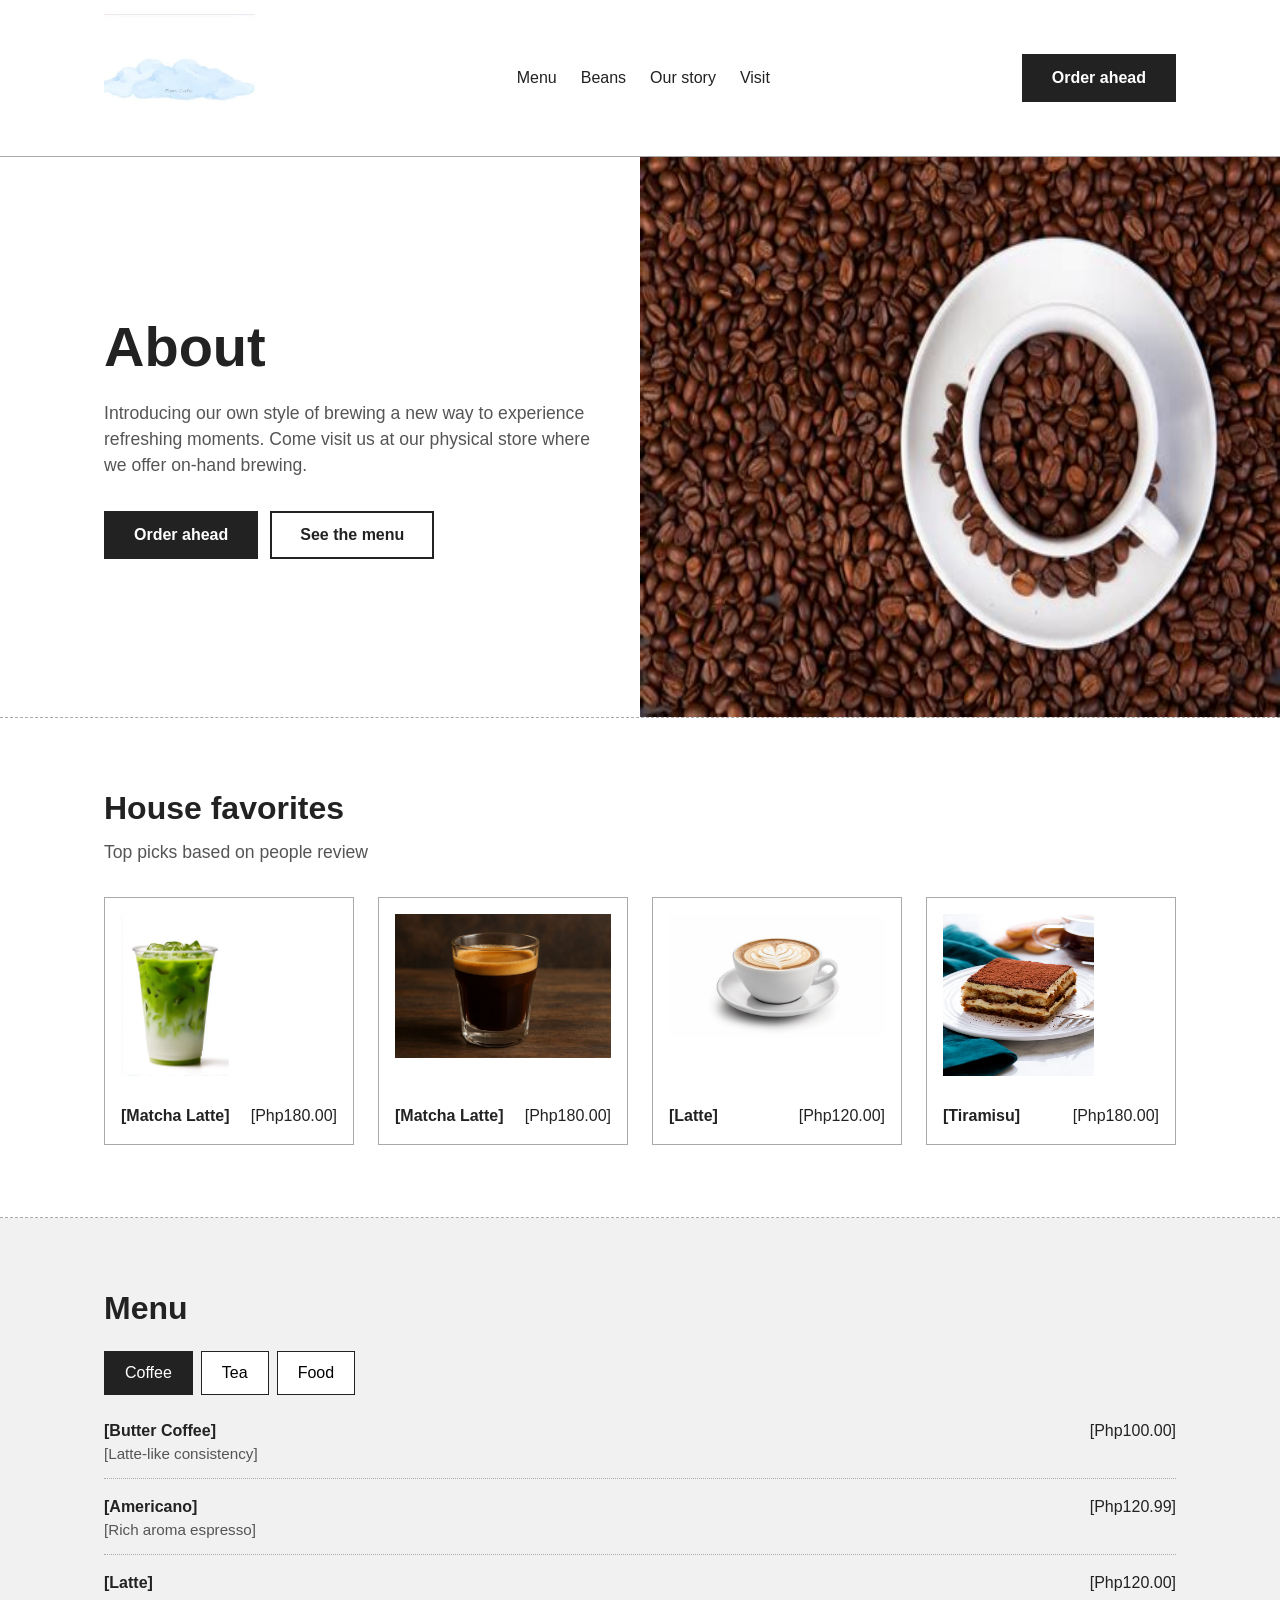
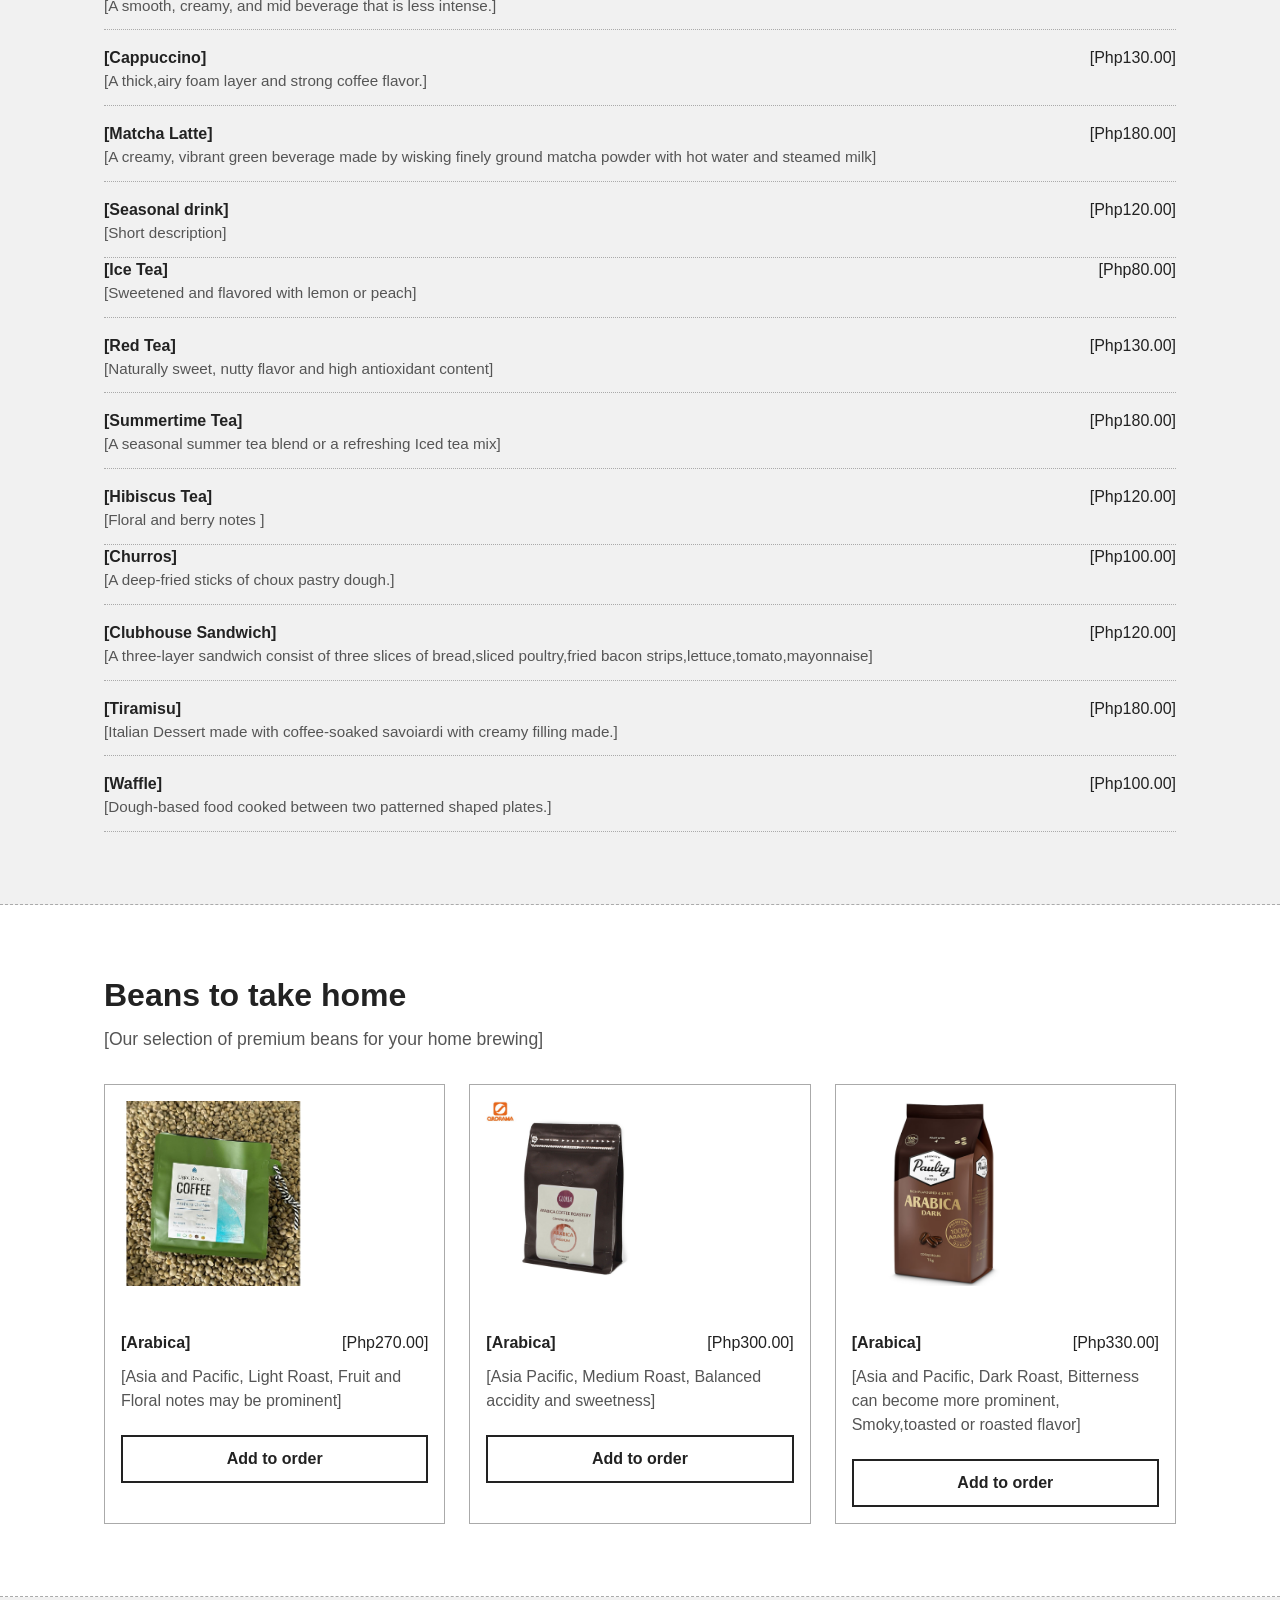
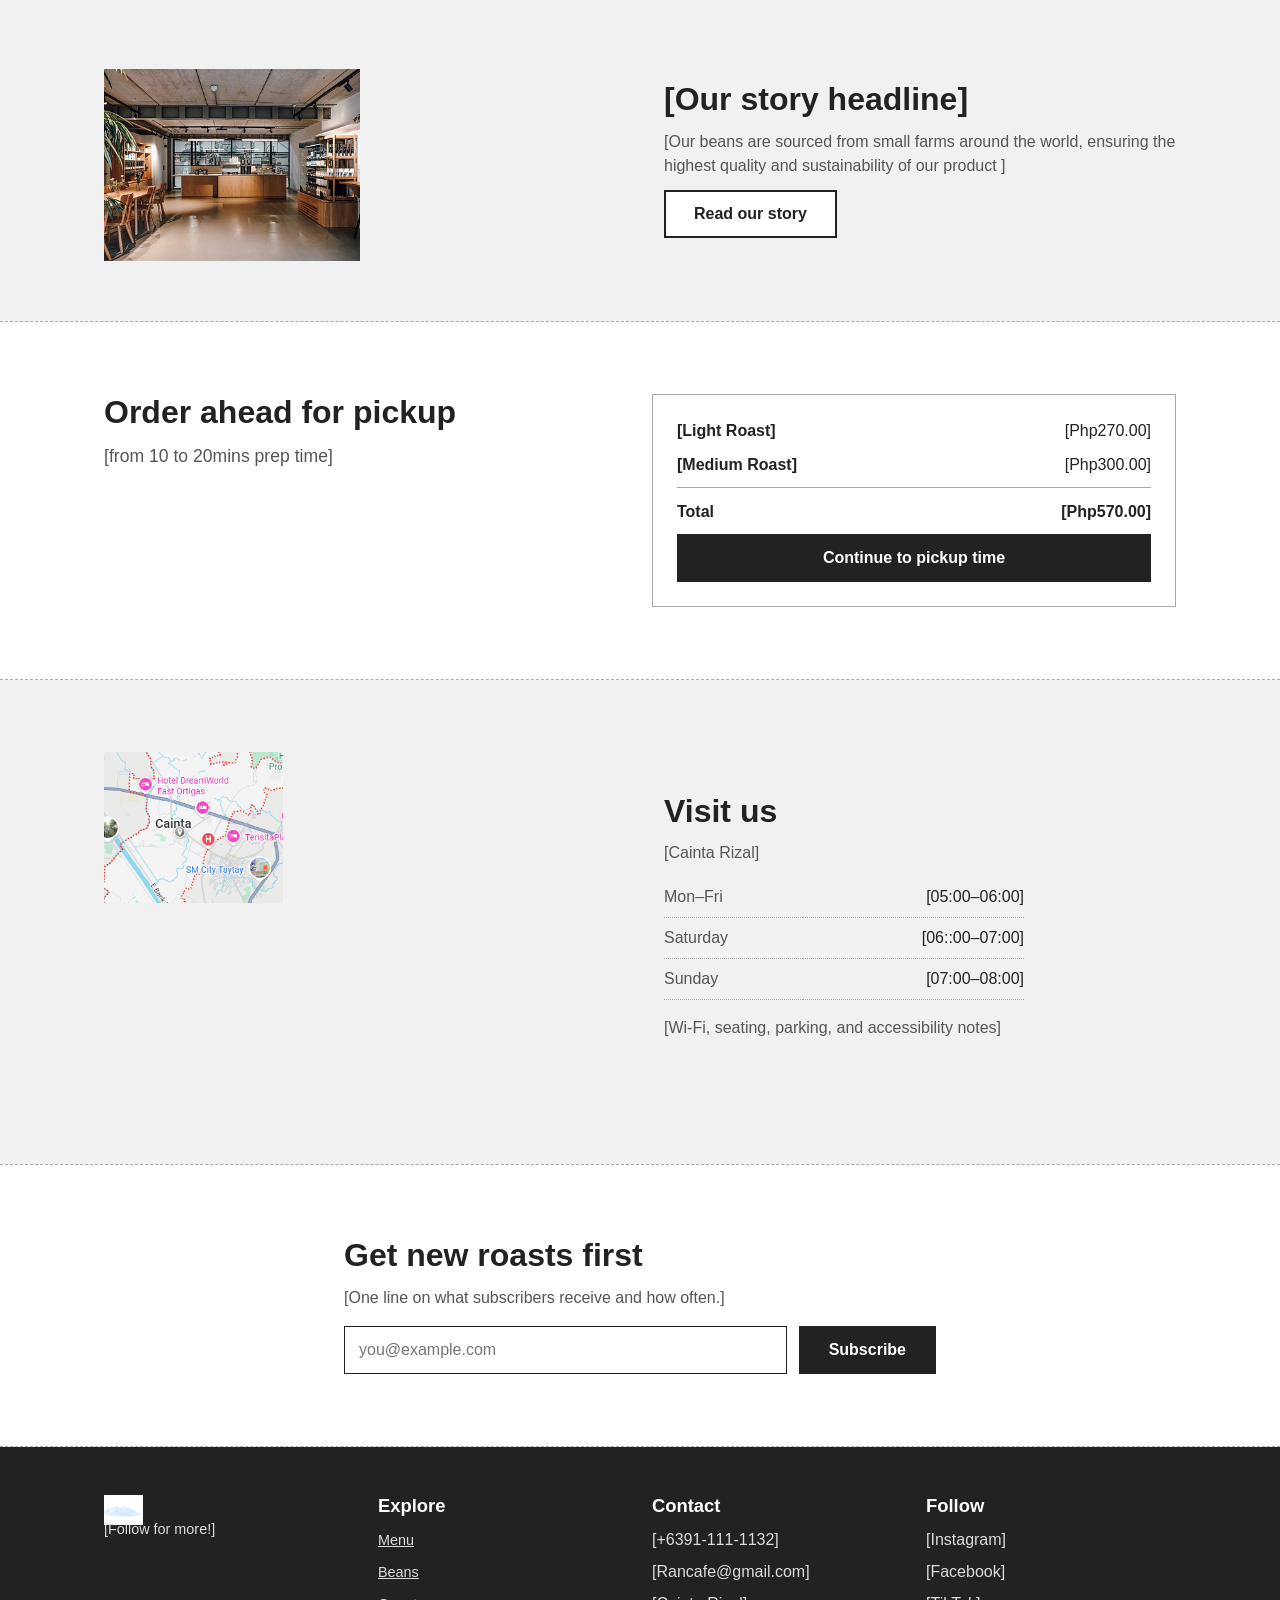
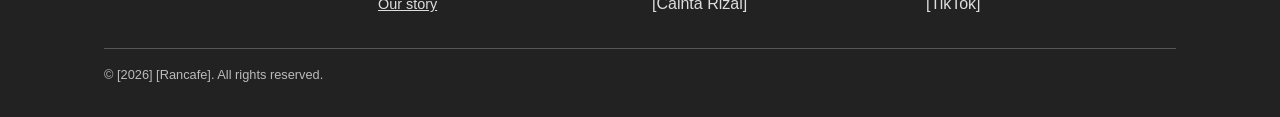
<file: Activity3_Jovero.html>
<!DOCTYPE html>
<html lang="en">
<head>
<meta charset="UTF-8">
<meta name="viewport" content="width=device-width, initial-scale=1">
<title>RanCafe</title>
<style>
  /* ---------- Base ---------- */
  *, *::before, *::after { box-sizing: border-box; }
  :root {
    --ink: #222;
    --muted: #555;
    --line: #aaa;
    --soft: #f1f1f1;
    --block: #dcdcdc;
    --max: 1120px;
  }
  body {
    margin: 0;
    font-family: Arial, Helvetica, sans-serif;
    color: var(--ink);
    background: #fff;
    line-height: 1.5;
  }
  a { color: inherit; }
  a:focus-visible, button:focus-visible, input:focus-visible {
    outline: 3px solid #000;
    outline-offset: 2px;
  }
  .wrap { max-width: var(--max); margin: 0 auto; padding: 0 24px; }
  section { padding: 72px 0; border-bottom: 1px dashed var(--line); }
  h1, h2, h3 { margin: 0 0 12px; line-height: 1.15; }
  h1 { font-size: clamp(2.2rem, 5vw, 3.5rem); }
  h2 { font-size: 2rem; }
  h3 { font-size: 1.15rem; }
  p { margin: 0 0 12px; color: var(--muted); }
  .lead { font-size: 1.1rem; max-width: 52ch; }

  /* ---------- wireframe parts ---------- */


  }
  .ph span { background: var(--block); padding: 2px 10px; }
  .btn {
    display: inline-flex; align-items: center; justify-content: center;
    min-height: 48px; padding: 0 28px;
    border: 2px solid var(--ink);
    background: var(--ink); color: #fff;
    font: inherit; font-weight: 700; text-decoration: none; cursor: pointer;
  }
  .btn.ghost { background: #fff; color: var(--ink); }
  .grid { display: grid; gap: 24px; }
  .cols-4 { grid-template-columns: repeat(auto-fit, minmax(220px, 1fr)); }
  .cols-3 { grid-template-columns: repeat(auto-fit, minmax(260px, 1fr)); }
  .cols-2 { grid-template-columns: repeat(auto-fit, minmax(300px, 1fr)); gap: 48px; align-items: center; }
  .card { border: 1px solid var(--line); padding: 16px; display: flex; flex-direction: column; gap: 10px; }
  .row { display: flex; justify-content: space-between; gap: 12px; }
  .row strong { color: var(--ink); }
  .bar { height: 10px; background: #d2d2d2; border-radius: 2px; }

  /* ---------- Header ---------- */
  header { border-bottom: 1px solid var(--line); padding: 14px 0; position: sticky; top: 0; background: #fff; z-index: 5; }
  .nav { display: flex; flex-wrap: wrap; align-items: center; justify-content: space-between; gap: 16px; }
  .logo { width: 15%; height: 10%; }
  nav ul { display: flex; flex-wrap: wrap; gap: 24px; list-style: none; margin: 0; padding: 0; }
  nav a { text-decoration: none; padding: 12px 0; display: inline-block; }
  nav a:hover { text-decoration: underline; }

  /* ---------- Hero ---------- */
  .hero { padding: 0; }
  .hero-grid { display: grid; grid-template-columns: repeat(auto-fit, minmax(320px, 1fr)); min-height: 560px; }
  .hero-copy { padding: 72px 24px; display: flex; flex-direction: column; justify-content: center; align-items: flex-start; gap: 8px; max-width: 560px; margin-left: auto; width: 100%; }
  .hero-copy .actions { display: flex; flex-wrap: wrap; gap: 12px; margin-top: 12px; }
  .hero .ph { border-width: 0 0 0 0px; min-height: 100%; }

  /* ---------- Menu ---------- */
  .tabs { display: flex; flex-wrap: wrap; gap: 8px; margin: 24px 0; }
  .tabs button { min-height: 44px; padding: 0 20px; border: 1px solid var(--ink); background: #fff; font: inherit; cursor: pointer; }
  .tabs button[aria-selected="true"] { background: var(--ink); color: #fff; }
  .menu-list { display: grid; grid-template-columns: repeat(auto-fit, minmax(100%, 1fr)); gap: 16px 48px; }
  .menu-item { border-bottom: 1px dotted var(--line); padding-bottom: 12px; }
  .menu-item p { margin: 0; font-size: .95rem; }

  /* ---------- Info / hours ---------- */
  .alt { background: var(--soft); }
  table { border-collapse: collapse; width: 100%; max-width: 360px; }
  td { padding: 8px 0; border-bottom: 1px dotted var(--line); color: var(--muted); }
  td:last-child { text-align: right; color: var(--ink); }

  /* ---------- Newsletter ---------- */
  form.news { display: flex; flex-wrap: wrap; gap: 12px; margin-top: 16px; }
  form.news label { position: absolute; left: -9999px; }
  form.news input { flex: 1 1 260px; min-height: 48px; padding: 0 14px; border: 1px solid var(--ink); font: inherit; }

  /* ---------- Footer ---------- */
  footer { background: var(--ink); color: #ddd; padding: 48px 0 32px; }
  footer p, footer a { color: #ddd; font-size: .9rem; }
  footer ul { list-style: none; margin: 0; padding: 0; display: grid; gap: 8px; }
  .legal { margin-top: 32px; padding-top: 16px; border-top: 1px solid #555; font-size: .8rem; color: #bbb; }
</style>
</head>
<body>

<!-- ============ HEADER ============ -->
<header>
  <div class="wrap nav">
    <div class="ph logo"><img src="assests/images/JohnAct1.jpg" height="30%" width="100%" border-radius="360%"></div>
    <nav aria-label="Main">
      <ul>
        <li><a href="#menu">Menu</a></li>
        <li><a href="#beans">Beans</a></li>
        <li><a href="#story">Our story</a></li>
        <li><a href="#visit">Visit</a></li>
      </ul>
    </nav>
    <a class="btn" href="#order">Order ahead</a>
  </div>
</header>

<main>

  <!-- ============ HERO ============ -->
  <section class="hero">
    <div class="hero-grid">
      <div class="hero-copy">
        <h1>About</h1>
        <p class="lead">Introducing our own style of brewing a new way to experience refreshing moments. Come visit us at our physical store where we offer on-hand brewing.</p>
        <div class="actions">
          <a class="btn" href="#order">Order ahead</a>
          <a class="btn ghost" href="#menu">See the menu</a>
        </div>
      </div>
      <div class="ph"><img src="assests/images/Coffee.jpg" width="100%" height="100%"></div>
    </div>
  </section>

  <!-- ============ FAVORITES ============ -->
  <section id="favorites">
    <div class="wrap">
      <h2>House favorites</h2>
      <p class="lead">Top picks based on people review</p>
      <div class="grid cols-4" style="margin-top:32px">
        <article class="card">
          <div class="ph" style="height:180px"><img src="assests/images/Matcha.jpg" width="50%" ></div>
          <div class="row"><strong>[Matcha Latte]</strong><span>[Php180.00]</span></div>
          
        </article>
        <article class="card">
          <div class="ph" style="height:180px"><span><img src="assests/images/Espresso.jpg" width="100%""></span></div>
          <div class="row"><strong>[Matcha Latte]</strong><span>[Php180.00]</span></div>
          
        </article>
        <article class="card">
          <div class="ph" style="height:180px"><span><img src="assests/images/latte1.jpg" width="100%"></span></div>
          <div class="row"><strong>[Latte]</strong><span>[Php120.00]</span></div>
         
        </article>
        <article class="card">
          <div class="ph" style="height:180px"><span><img src="assests/images/tiramisu.jpg" width="70%" height="90%"></span></div>
          <div class="row"><strong>[Tiramisu]</strong><span>[Php180.00]</span></div>
        
        </article>
      </div>
    </div>
  </section>

  <!-- ============ FULL MENU ============ -->
  <section id="menu" class="alt">
    <div class="wrap">
      <h2>Menu</h2>
      <div class="tabs" role="tablist" aria-label="Menu categories">
        <button role="tab" aria-selected="true" data-tab="coffee">Coffee</button>
        <button role="tab" aria-selected="false" data-tab="tea">Tea</button>
        <button role="tab" aria-selected="false" data-tab="food">Food</button>
      </div>

      <div class="menu-list" id="tab-coffee">
        <div class="menu-item"><div class="row"><strong>[Butter Coffee]</strong><span>[Php100.00]</span></div><p>[Latte-like consistency]</p></div>
        <div class="menu-item"><div class="row"><strong>[Americano]</strong><span>[Php120.99]</span></div><p>[Rich aroma espresso]</p></div>
        <div class="menu-item"><div class="row"><strong>[Latte]</strong><span>[Php120.00]</span></div><p>[A smooth, creamy, and mid beverage that is less intense.]</p></div>
        <div class="menu-item"><div class="row"><strong>[Cappuccino]</strong><span>[Php130.00]</span></div><p>[A thick,airy foam layer and strong coffee flavor.]</p></div>
        <div class="menu-item"><div class="row"><strong>[Matcha Latte]</strong><span>[Php180.00]</span></div><p>[A creamy, vibrant green beverage made by wisking finely ground matcha powder with hot water and steamed milk]</p></div>
        <div class="menu-item"><div class="row"><strong>[Seasonal drink]</strong><span>[Php120.00]</span></div><p>[Short description]</p></div>
      </div>
      <div class="menu-list" id="tab-tea" hidden>
        <div class="menu-item"><div class="row"><strong>[Ice Tea]</strong><span>[Php80.00]</span></div><p>[Sweetened and flavored with lemon or peach]</p></div>
        <div class="menu-item"><div class="row"><strong>[Red Tea]</strong><span>[Php130.00]</span></div><p>[Naturally sweet, nutty flavor and high antioxidant content]</p></div>
        <div class="menu-item"><div class="row"><strong>[Summertime Tea]</strong><span>[Php180.00]</span></div><p>[A seasonal summer tea blend or a refreshing Iced tea mix]</p></div>
        <div class="menu-item"><div class="row"><strong>[Hibiscus Tea]</strong><span>[Php120.00]</span></div><p>[Floral and berry notes ]</p></div>
      </div>
      <div class="menu-list" id="tab-food" hidden>
        <div class="menu-item"><div class="row"><strong>[Churros]</strong><span>[Php100.00]</span></div><p>[A deep-fried sticks of choux pastry dough.]</p></div>
        <div class="menu-item"><div class="row"><strong>[Clubhouse Sandwich]</strong><span>[Php120.00]</span></div><p>[A three-layer sandwich consist of three slices of bread,sliced poultry,fried bacon strips,lettuce,tomato,mayonnaise]</p></div>
        <div class="menu-item"><div class="row"><strong>[Tiramisu]</strong><span>[Php180.00]</span></div><p>[Italian Dessert made with coffee-soaked savoiardi with creamy filling made.]</p></div>
        <div class="menu-item"><div class="row"><strong>[Waffle]</strong><span>[Php100.00]</span></div><p>[Dough-based food cooked between two patterned shaped plates.]</p></div>
      </div>
    </div>
  </section>

  <!-- ============ BEANS / SHOP ============ -->
  <section id="beans">
    <div class="wrap">
      <h2>Beans to take home</h2>
      <p class="lead">[Our selection of premium beans for your home brewing]</p>
      <div class="grid cols-3" style="margin-top:32px">
        <article class="card">
          <div class="ph" style="height:220px"><span><img src="assests/images/Light.jpg" width="60%"></span></div>
          <div class="row"><strong>[Arabica]</strong><span>[Php270.00]</span></div>
          <p>[Asia and Pacific, Light Roast, Fruit and Floral notes may be prominent]</p>
          <a class="btn ghost" href="#order">Add to order</a>
        </article>
        <article class="card">
          <div class="ph" style="height:220px"><span><img src="assests/images/medium.jpg" width="60%"></span></div>
          <div class="row"><strong>[Arabica]</strong><span>[Php300.00]</span></div>
          <p>[Asia Pacific, Medium Roast, Balanced accidity and sweetness]</p>
          <a class="btn ghost" href="#order">Add to order</a>
        </article>
        <article class="card">
          <div class="ph" style="height:220px"><img src="assests/images/dark.png" width="60%"></span></div>
          <div class="row"><strong>[Arabica]</strong><span>[Php330.00]</span></div>
          <p>[Asia and Pacific, Dark Roast, Bitterness can become more prominent, Smoky,toasted or roasted flavor]</p>
          <a class="btn ghost" href="#order">Add to order</a>
        </article>
      </div>
    </div>
  </section>

  <!-- ============ STORY ============ -->
  <section id="story" class="alt">
    <div class="wrap grid cols-2">
      <div class="ph" style="height:180px"><span><img src="assests/images/roastery.jpg" width="50%"></span></div>
      <div>
        <h2>[Our story headline]</h2>
        <p>[Our beans are sourced from small farms around the world, ensuring the highest quality and sustainability of our product ]</p>
      
        <a class="btn ghost" href="#story">Read our story</a>
      </div>
    </div>
  </section>

  <!-- ============ ORDER AHEAD ============ -->
  <section id="order">
    <div class="wrap grid cols-3">
      <div>
        <h2>Order ahead for pickup</h2>
        <p class="lead">[from 10 to 20mins prep time]</p>
      </div>
      <div class="card" style="padding:24px">
        <div class="row"><strong>[Light Roast]</strong><span>[Php270.00]</span></div>
        <div class="row"><strong>[Medium Roast]</strong><span>[Php300.00]</span></div>
        <div class="row" style="border-top:1px solid var(--line);padding-top:12px"><strong>Total</strong><strong>[Php570.00]</strong></div>
        <a class="btn" href="#order">Continue to pickup time</a>
      </div>
    </div>
  </section>

  <!-- ============ VISIT ============ -->
  <section id="visit" class="alt">
    <div class="wrap grid cols-2">
      <div class="ph" style="height:340px"><span><img src="assests/images/map.png" width="35%"></span></div>
      <div>
        <h2>Visit us</h2>
        <p>[Cainta Rizal]</p>
        <table>
          <tr><td>Mon–Fri</td><td>[05:00–06:00]</td></tr>
          <tr><td>Saturday</td><td>[06::00–07:00]</td></tr>
          <tr><td>Sunday</td><td>[07:00–08:00]</td></tr>
        </table>
        <p style="margin-top:16px">[Wi-Fi, seating, parking, and accessibility notes]</p>
      </div>
    </div>
  </section>

  <!-- ============ NEWSLETTER ============ -->
  <section>
    <div class="wrap" style="max-width:640px">
      <h2>Get new roasts first</h2>
      <p>[One line on what subscribers receive and how often.]</p>
      <form class="news" onsubmit="return false">
        <label for="email">Email address</label>
        <input id="email" type="email" placeholder="you@example.com">
        <button class="btn" type="submit">Subscribe</button>
      </form>
    </div>
  </section>

</main>

<!-- ============ FOOTER ============ -->
<footer>
  <div class="wrap">
    <div class="grid cols-4">
      <div>
        <div class="ph logo" style="margin-bottom:12px"><span><img src="assests/images/JohnAct1.jpg" width="105%" border-radius="360%"></span></div>
        <p>[Follow for more!]</p>
      </div>
      <div><h3 style="color:#fff">Explore</h3>
        <ul><li><a href="#menu">Menu</a></li><li><a href="#beans">Beans</a></li><li><a href="#story">Our story</a></li></ul></div>
      <div><h3 style="color:#fff">Contact</h3>
        <ul><li>[+6391-111-1132]</li><li>[Rancafe@gmail.com]</li><li>[Cainta Rizal]</li></ul></div>
      <div><h3 style="color:#fff">Follow</h3>
        <ul><li>[Instagram]</li><li>[Facebook]</li><li>[TikTok]</li></ul></div>
    </div>
    <div class="legal">© [2026] [Rancafe]. All rights reserved.</div>
  </div>
</footer>

<script>
  // Simple menu tabs
  const tabs = document.querySelectorAll('.tabs button');
  const panels = document.querySelectorAll('.menu-list');
  tabs.forEach(tab => {
    tab.addEventListener('click', () => {
      tabs.forEach(t => t.setAttribute('aria-selected', t === tab));
      panels.forEach(p => p.hidden = p.id !== 'tab-' + tab.dataset.tab);
    });
  });
</script>
</body>
</html>
</file>
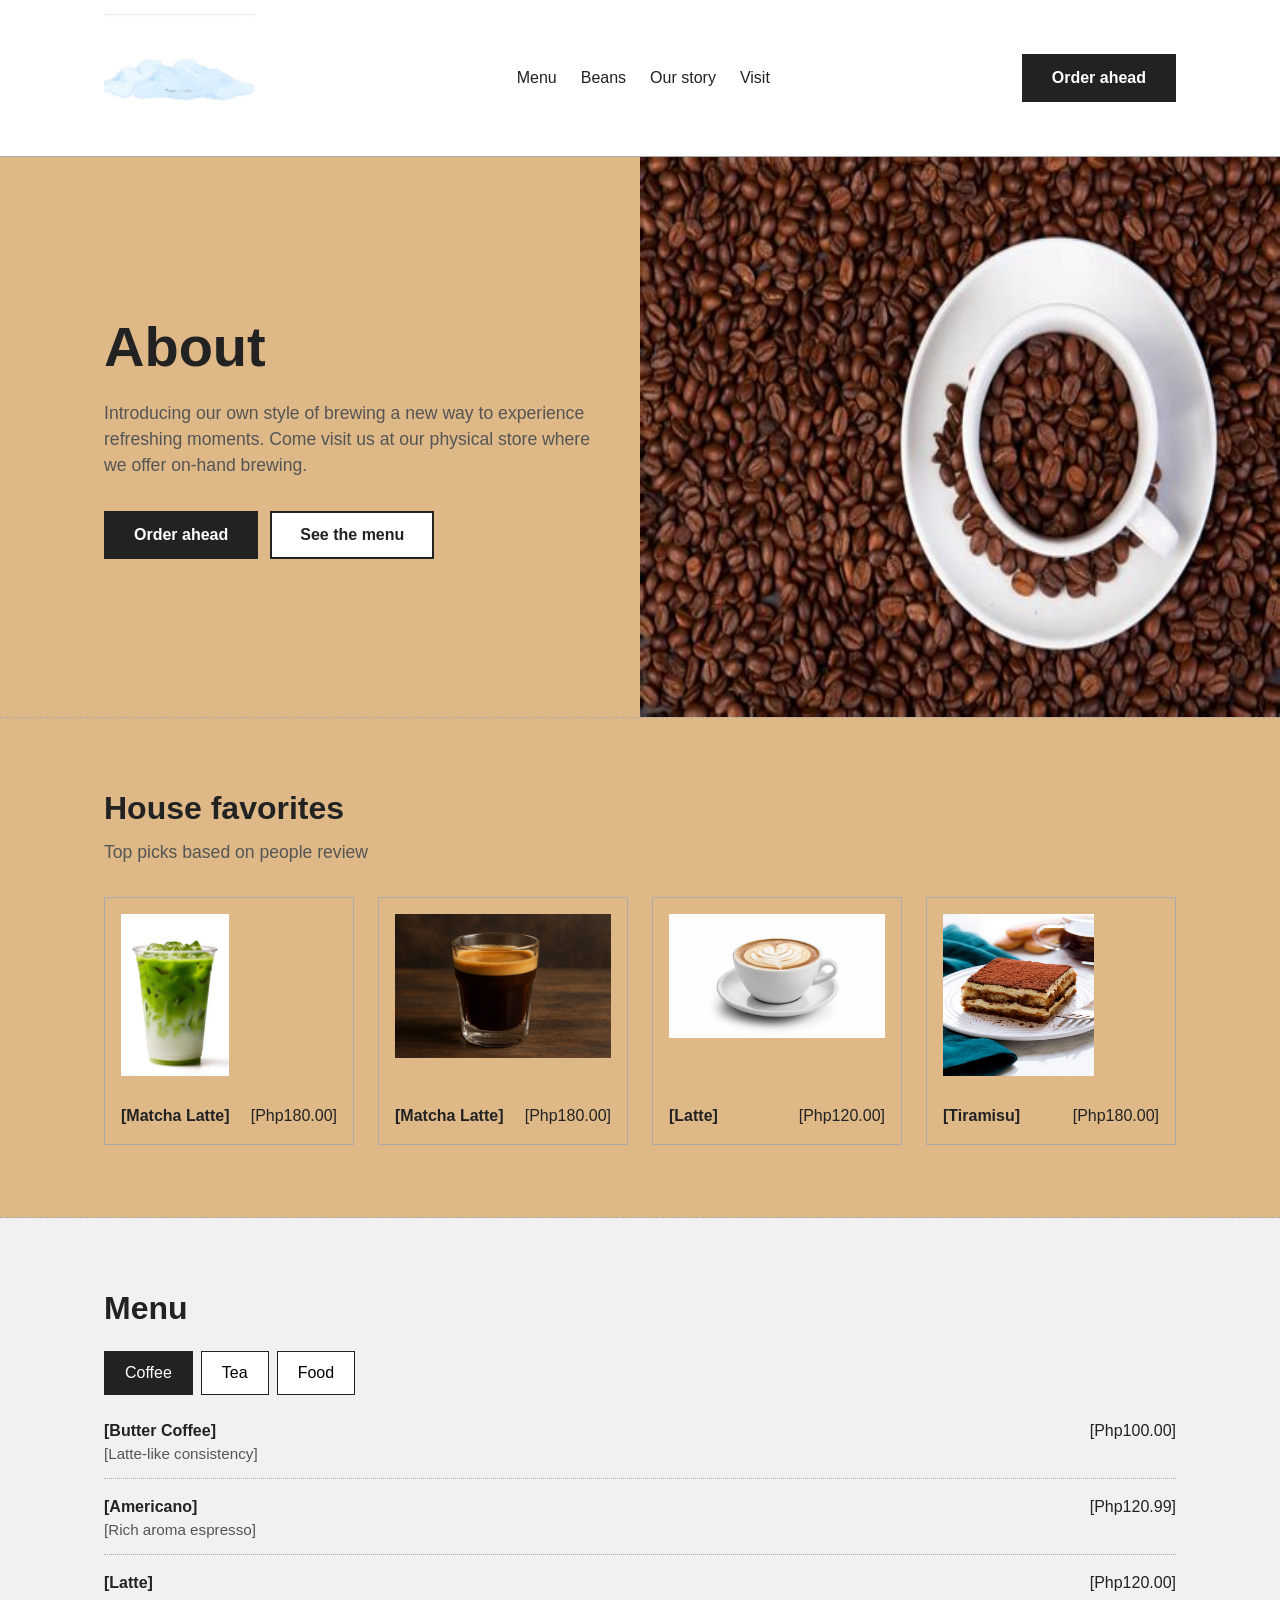
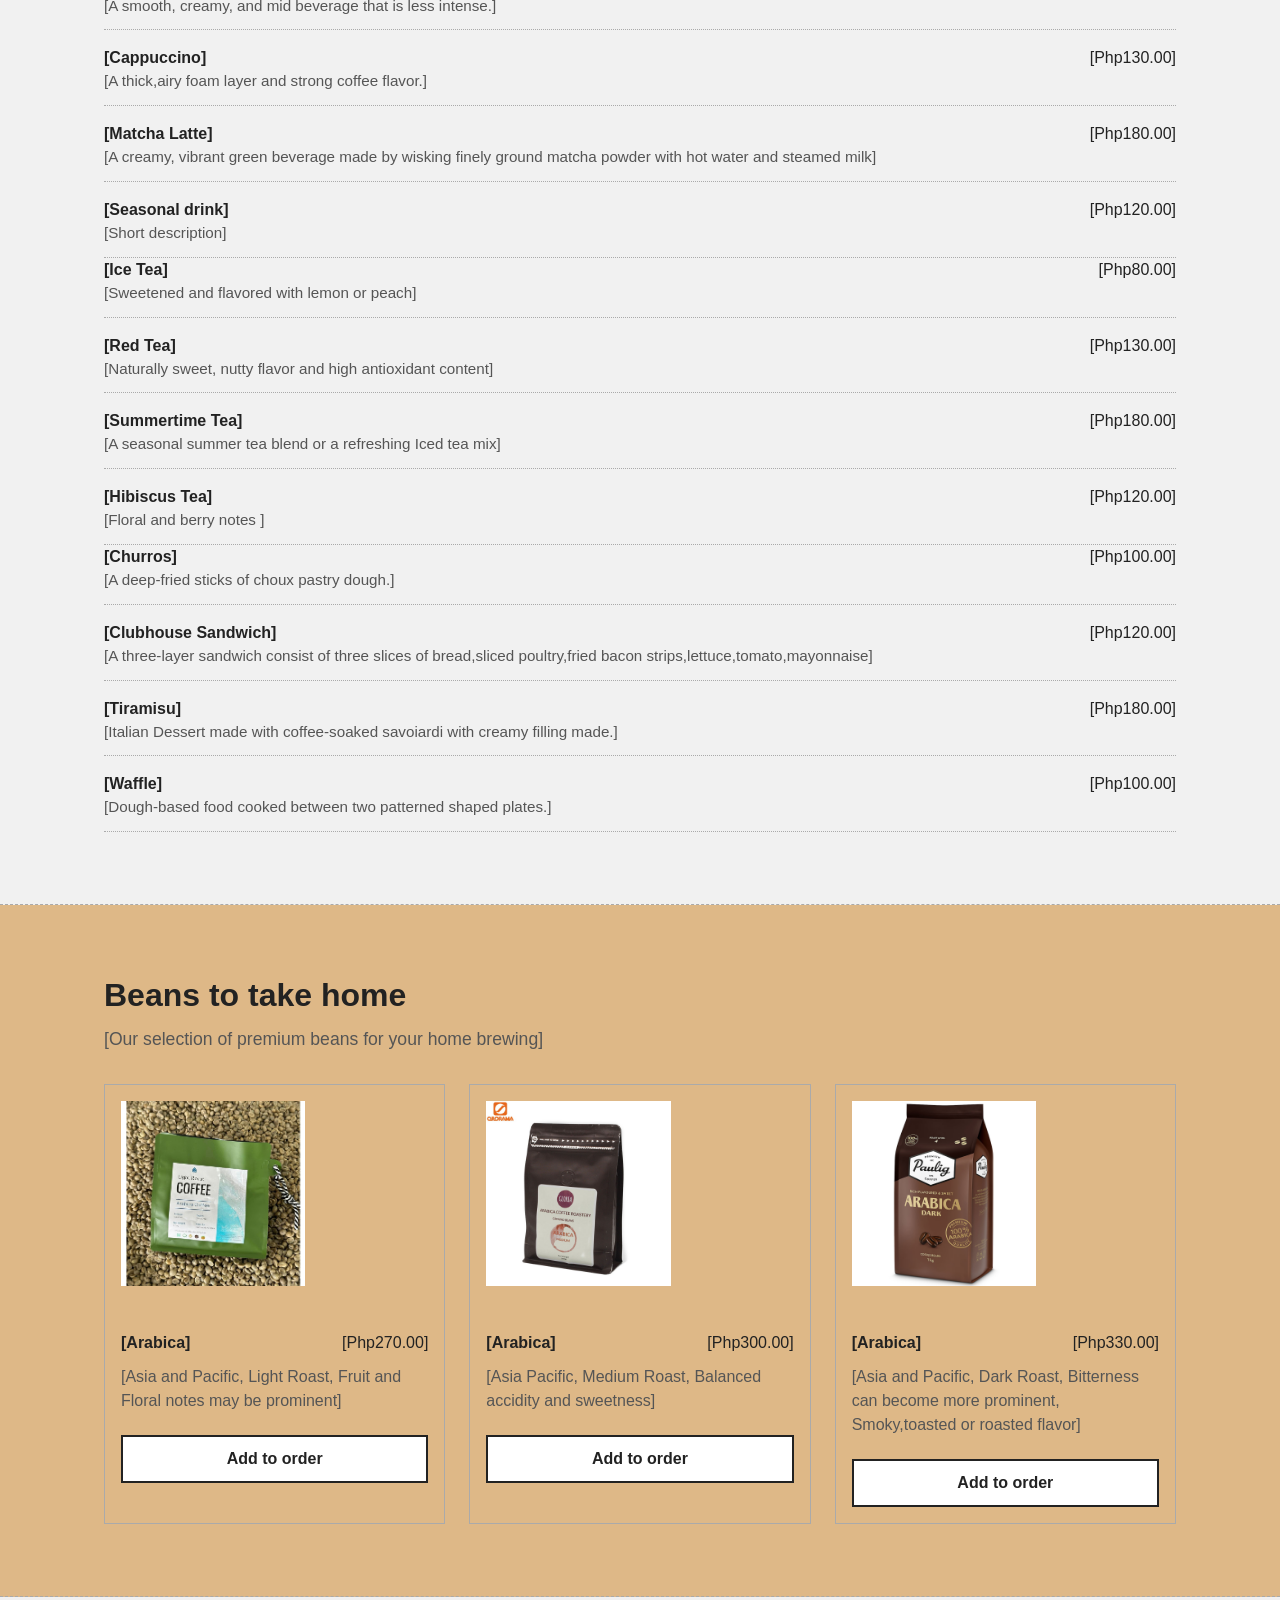
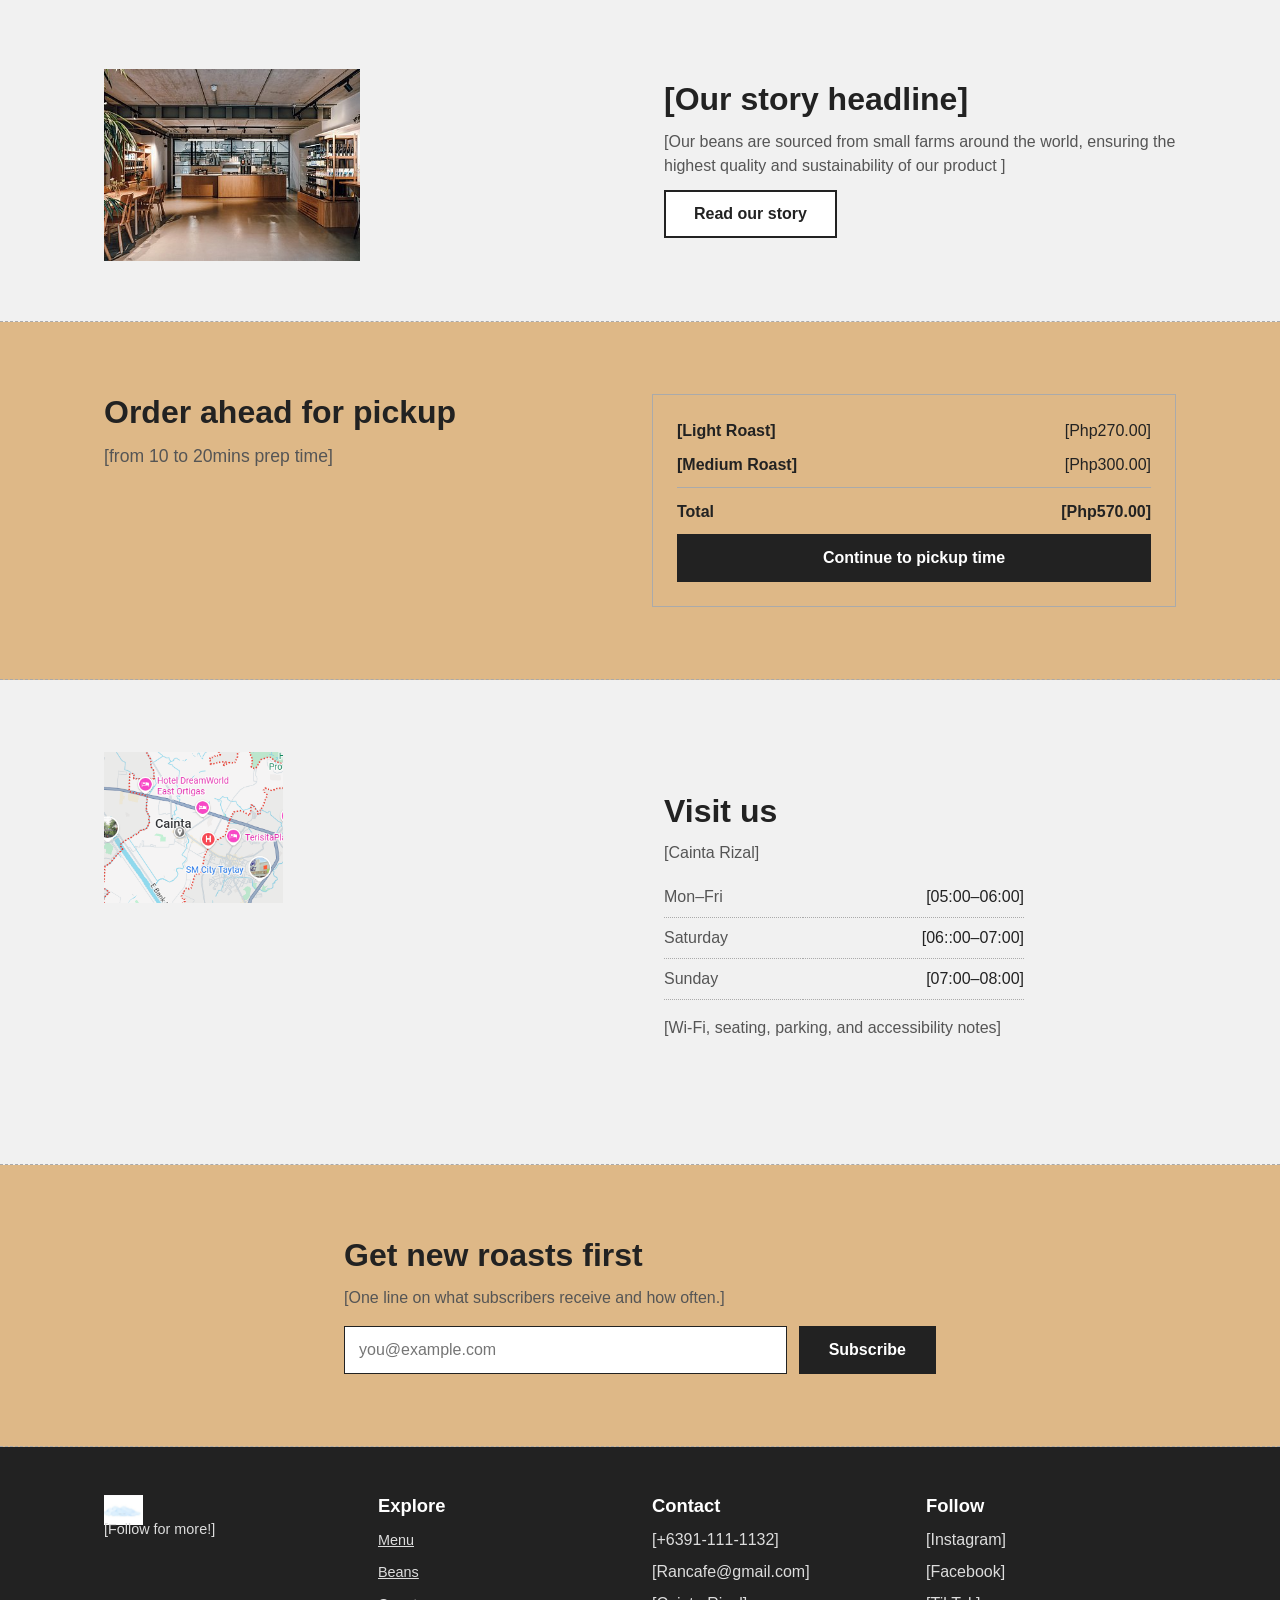
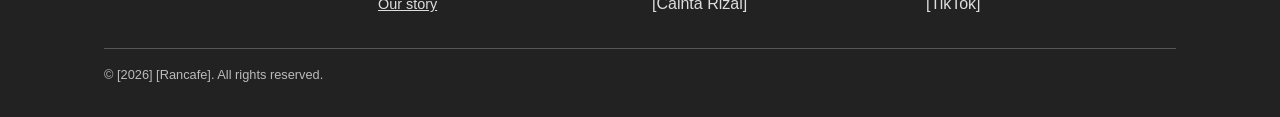
<file: Checking3_Jovero/Activity3_Jovero.html>
<!DOCTYPE html>
<html lang="en">
<head>
<meta charset="UTF-8">
<meta name="viewport" content="width=device-width, initial-scale=1">
<title>RanCafe</title>
<style>
  /* ---------- Base ---------- */
  *, *::before, *::after { box-sizing: border-box; }
  :root {
    --ink: #222;
    --muted: #555;
    --line: #aaa;
    --soft: #f1f1f1;
    --block: #dcdcdc;
    --max: 1120px;
  }
  body {
    margin: 0;
    font-family: Arial, Helvetica, sans-serif;
    color: var(--ink);
    background: #fff;
    line-height: 1.5;
    background-color: burlywood;
  }
  a { color: inherit; }
  a:focus-visible, button:focus-visible, input:focus-visible {
    outline: 3px solid #000;
    outline-offset: 2px;
  }
  .wrap { max-width: var(--max); margin: 0 auto; padding: 0 24px; }
  section { padding: 72px 0; border-bottom: 1px dashed var(--line); }
  h1, h2, h3 { margin: 0 0 12px; line-height: 1.15; }
  h1 { font-size: clamp(2.2rem, 5vw, 3.5rem); }
  h2 { font-size: 2rem; }
  h3 { font-size: 1.15rem; }
  p { margin: 0 0 12px; color: var(--muted); }
  .lead { font-size: 1.1rem; max-width: 52ch; }

  /* ---------- wireframe parts ---------- */


  }
  .ph span { background: var(--block); padding: 2px 10px; }
  .btn {
    display: inline-flex; align-items: center; justify-content: center;
    min-height: 48px; padding: 0 28px;
    border: 2px solid var(--ink);
    background: var(--ink); color: #fff;
    font: inherit; font-weight: 700; text-decoration: none; cursor: pointer;
  }
  .btn.ghost { background: #fff; color: var(--ink); }
  .grid { display: grid; gap: 24px; }
  .cols-4 { grid-template-columns: repeat(auto-fit, minmax(220px, 1fr)); }
  .cols-3 { grid-template-columns: repeat(auto-fit, minmax(260px, 1fr)); }
  .cols-2 { grid-template-columns: repeat(auto-fit, minmax(300px, 1fr)); gap: 48px; align-items: center; }
  .card { border: 1px solid var(--line); padding: 16px; display: flex; flex-direction: column; gap: 10px; }
  .row { display: flex; justify-content: space-between; gap: 12px; }
  .row strong { color: var(--ink); }
  .bar { height: 10px; background: #d2d2d2; border-radius: 2px; }

  /* ---------- Header ---------- */
  header { border-bottom: 1px solid var(--line); padding: 14px 0; position: sticky; top: 0; background: #fff; z-index: 5; }
  .nav { display: flex; flex-wrap: wrap; align-items: center; justify-content: space-between; gap: 16px; }
  .logo { width: 15%; height: 10%; }
  nav ul { display: flex; flex-wrap: wrap; gap: 24px; list-style: none; margin: 0; padding: 0; }
  nav a { text-decoration: none; padding: 12px 0; display: inline-block; }
  nav a:hover { text-decoration: underline; }

  /* ---------- Hero ---------- */
  .hero { padding: 0; }
  .hero-grid { display: grid; grid-template-columns: repeat(auto-fit, minmax(320px, 1fr)); min-height: 560px; }
  .hero-copy { padding: 72px 24px; display: flex; flex-direction: column; justify-content: center; align-items: flex-start; gap: 8px; max-width: 560px; margin-left: auto; width: 100%; }
  .hero-copy .actions { display: flex; flex-wrap: wrap; gap: 12px; margin-top: 12px; }
  .hero .ph { border-width: 0 0 0 0px; min-height: 100%; }

  /* ---------- Menu ---------- */
  .tabs { display: flex; flex-wrap: wrap; gap: 8px; margin: 24px 0; }
  .tabs button { min-height: 44px; padding: 0 20px; border: 1px solid var(--ink); background: #fff; font: inherit; cursor: pointer; }
  .tabs button[aria-selected="true"] { background: var(--ink); color: #fff; }
  .menu-list { display: grid; grid-template-columns: repeat(auto-fit, minmax(100%, 1fr)); gap: 16px 48px; }
  .menu-item { border-bottom: 1px dotted var(--line); padding-bottom: 12px; }
  .menu-item p { margin: 0; font-size: .95rem; }

  /* ---------- Info / hours ---------- */
  .alt { background: var(--soft); }
  table { border-collapse: collapse; width: 100%; max-width: 360px; }
  td { padding: 8px 0; border-bottom: 1px dotted var(--line); color: var(--muted); }
  td:last-child { text-align: right; color: var(--ink); }

  /* ---------- Newsletter ---------- */
  form.news { display: flex; flex-wrap: wrap; gap: 12px; margin-top: 16px; }
  form.news label { position: absolute; left: -9999px; }
  form.news input { flex: 1 1 260px; min-height: 48px; padding: 0 14px; border: 1px solid var(--ink); font: inherit; }

  /* ---------- Footer ---------- */
  footer { background: var(--ink); color: #ddd; padding: 48px 0 32px; }
  footer p, footer a { color: #ddd; font-size: .9rem; }
  footer ul { list-style: none; margin: 0; padding: 0; display: grid; gap: 8px; }
  .legal { margin-top: 32px; padding-top: 16px; border-top: 1px solid #555; font-size: .8rem; color: #bbb; }
</style>
</head>
<body>

<!-- ============ HEADER ============ -->
<header>
  <div class="wrap nav">
    <div class="ph logo"><img src="assests/images/JohnAct1.jpg" height="30%" width="100%" border-radius="360%"></div>
    <nav aria-label="Main">
      <ul>
        <li><a href="#menu">Menu</a></li>
        <li><a href="#beans">Beans</a></li>
        <li><a href="#story">Our story</a></li>
        <li><a href="#visit">Visit</a></li>
      </ul>
    </nav>
    <a class="btn" href="#order">Order ahead</a>
  </div>
</header>

<main>

  <!-- ============ HERO ============ -->
  <section class="hero">
    <div class="hero-grid">
      <div class="hero-copy">
        <h1>About</h1>
        <p class="lead">Introducing our own style of brewing a new way to experience refreshing moments. Come visit us at our physical store where we offer on-hand brewing.</p>
        <div class="actions">
          <a class="btn" href="#order">Order ahead</a>
          <a class="btn ghost" href="#menu">See the menu</a>
        </div>
      </div>
      <div class="ph"><img src="assests/images/Coffee.jpg" width="100%" height="100%"></div>
    </div>
  </section>

  <!-- ============ FAVORITES ============ -->
  <section id="favorites">
    <div class="wrap">
      <h2>House favorites</h2>
      <p class="lead">Top picks based on people review</p>
      <div class="grid cols-4" style="margin-top:32px">
        <article class="card">
          <div class="ph" style="height:180px"><img src="assests/images/Matcha.jpg" width="50%" ></div>
          <div class="row"><strong>[Matcha Latte]</strong><span>[Php180.00]</span></div>
          
        </article>
        <article class="card">
          <div class="ph" style="height:180px"><span><img src="assests/images/Espresso.jpg" width="100%""></span></div>
          <div class="row"><strong>[Matcha Latte]</strong><span>[Php180.00]</span></div>
          
        </article>
        <article class="card">
          <div class="ph" style="height:180px"><span><img src="assests/images/latte1.jpg" width="100%"></span></div>
          <div class="row"><strong>[Latte]</strong><span>[Php120.00]</span></div>
         
        </article>
        <article class="card">
          <div class="ph" style="height:180px"><span><img src="assests/images/tiramisu.jpg" width="70%" height="90%"></span></div>
          <div class="row"><strong>[Tiramisu]</strong><span>[Php180.00]</span></div>
        
        </article>
      </div>
    </div>
  </section>

  <!-- ============ FULL MENU ============ -->
  <section id="menu" class="alt">
    <div class="wrap">
      <h2>Menu</h2>
      <div class="tabs" role="tablist" aria-label="Menu categories">
        <button role="tab" aria-selected="true" data-tab="coffee">Coffee</button>
        <button role="tab" aria-selected="false" data-tab="tea">Tea</button>
        <button role="tab" aria-selected="false" data-tab="food">Food</button>
      </div>

      <div class="menu-list" id="tab-coffee">
        <div class="menu-item"><div class="row"><strong>[Butter Coffee]</strong><span>[Php100.00]</span></div><p>[Latte-like consistency]</p></div>
        <div class="menu-item"><div class="row"><strong>[Americano]</strong><span>[Php120.99]</span></div><p>[Rich aroma espresso]</p></div>
        <div class="menu-item"><div class="row"><strong>[Latte]</strong><span>[Php120.00]</span></div><p>[A smooth, creamy, and mid beverage that is less intense.]</p></div>
        <div class="menu-item"><div class="row"><strong>[Cappuccino]</strong><span>[Php130.00]</span></div><p>[A thick,airy foam layer and strong coffee flavor.]</p></div>
        <div class="menu-item"><div class="row"><strong>[Matcha Latte]</strong><span>[Php180.00]</span></div><p>[A creamy, vibrant green beverage made by wisking finely ground matcha powder with hot water and steamed milk]</p></div>
        <div class="menu-item"><div class="row"><strong>[Seasonal drink]</strong><span>[Php120.00]</span></div><p>[Short description]</p></div>
      </div>
      <div class="menu-list" id="tab-tea" hidden>
        <div class="menu-item"><div class="row"><strong>[Ice Tea]</strong><span>[Php80.00]</span></div><p>[Sweetened and flavored with lemon or peach]</p></div>
        <div class="menu-item"><div class="row"><strong>[Red Tea]</strong><span>[Php130.00]</span></div><p>[Naturally sweet, nutty flavor and high antioxidant content]</p></div>
        <div class="menu-item"><div class="row"><strong>[Summertime Tea]</strong><span>[Php180.00]</span></div><p>[A seasonal summer tea blend or a refreshing Iced tea mix]</p></div>
        <div class="menu-item"><div class="row"><strong>[Hibiscus Tea]</strong><span>[Php120.00]</span></div><p>[Floral and berry notes ]</p></div>
      </div>
      <div class="menu-list" id="tab-food" hidden>
        <div class="menu-item"><div class="row"><strong>[Churros]</strong><span>[Php100.00]</span></div><p>[A deep-fried sticks of choux pastry dough.]</p></div>
        <div class="menu-item"><div class="row"><strong>[Clubhouse Sandwich]</strong><span>[Php120.00]</span></div><p>[A three-layer sandwich consist of three slices of bread,sliced poultry,fried bacon strips,lettuce,tomato,mayonnaise]</p></div>
        <div class="menu-item"><div class="row"><strong>[Tiramisu]</strong><span>[Php180.00]</span></div><p>[Italian Dessert made with coffee-soaked savoiardi with creamy filling made.]</p></div>
        <div class="menu-item"><div class="row"><strong>[Waffle]</strong><span>[Php100.00]</span></div><p>[Dough-based food cooked between two patterned shaped plates.]</p></div>
      </div>
    </div>
  </section>

  <!-- ============ BEANS / SHOP ============ -->
  <section id="beans">
    <div class="wrap">
      <h2>Beans to take home</h2>
      <p class="lead">[Our selection of premium beans for your home brewing]</p>
      <div class="grid cols-3" style="margin-top:32px">
        <article class="card">
          <div class="ph" style="height:220px"><span><img src="assests/images/Light.jpg" width="60%"></span></div>
          <div class="row"><strong>[Arabica]</strong><span>[Php270.00]</span></div>
          <p>[Asia and Pacific, Light Roast, Fruit and Floral notes may be prominent]</p>
          <a class="btn ghost" href="#order">Add to order</a>
        </article>
        <article class="card">
          <div class="ph" style="height:220px"><span><img src="assests/images/medium.jpg" width="60%"></span></div>
          <div class="row"><strong>[Arabica]</strong><span>[Php300.00]</span></div>
          <p>[Asia Pacific, Medium Roast, Balanced accidity and sweetness]</p>
          <a class="btn ghost" href="#order">Add to order</a>
        </article>
        <article class="card">
          <div class="ph" style="height:220px"><img src="assests/images/dark.png" width="60%"></span></div>
          <div class="row"><strong>[Arabica]</strong><span>[Php330.00]</span></div>
          <p>[Asia and Pacific, Dark Roast, Bitterness can become more prominent, Smoky,toasted or roasted flavor]</p>
          <a class="btn ghost" href="#order">Add to order</a>
        </article>
      </div>
    </div>
  </section>

  <!-- ============ STORY ============ -->
  <section id="story" class="alt">
    <div class="wrap grid cols-2">
      <div class="ph" style="height:180px"><span><img src="assests/images/roastery.jpg" width="50%"></span></div>
      <div>
        <h2>[Our story headline]</h2>
        <p>[Our beans are sourced from small farms around the world, ensuring the highest quality and sustainability of our product ]</p>
      
        <a class="btn ghost" href="#story">Read our story</a>
      </div>
    </div>
  </section>

  <!-- ============ ORDER AHEAD ============ -->
  <section id="order">
    <div class="wrap grid cols-3">
      <div>
        <h2>Order ahead for pickup</h2>
        <p class="lead">[from 10 to 20mins prep time]</p>
      </div>
      <div class="card" style="padding:24px">
        <div class="row"><strong>[Light Roast]</strong><span>[Php270.00]</span></div>
        <div class="row"><strong>[Medium Roast]</strong><span>[Php300.00]</span></div>
        <div class="row" style="border-top:1px solid var(--line);padding-top:12px"><strong>Total</strong><strong>[Php570.00]</strong></div>
        <a class="btn" href="#order">Continue to pickup time</a>
      </div>
    </div>
  </section>

  <!-- ============ VISIT ============ -->
  <section id="visit" class="alt">
    <div class="wrap grid cols-2">
      <div class="ph" style="height:340px"><span><img src="assests/images/map.png" width="35%"></span></div>
      <div>
        <h2>Visit us</h2>
        <p>[Cainta Rizal]</p>
        <table>
          <tr><td>Mon–Fri</td><td>[05:00–06:00]</td></tr>
          <tr><td>Saturday</td><td>[06::00–07:00]</td></tr>
          <tr><td>Sunday</td><td>[07:00–08:00]</td></tr>
        </table>
        <p style="margin-top:16px">[Wi-Fi, seating, parking, and accessibility notes]</p>
      </div>
    </div>
  </section>

  <!-- ============ NEWSLETTER ============ -->
  <section>
    <div class="wrap" style="max-width:640px">
      <h2>Get new roasts first</h2>
      <p>[One line on what subscribers receive and how often.]</p>
      <form class="news" onsubmit="return false">
        <label for="email">Email address</label>
        <input id="email" type="email" placeholder="you@example.com">
        <button class="btn" type="submit">Subscribe</button>
      </form>
    </div>
  </section>

</main>

<!-- ============ FOOTER ============ -->
<footer>
  <div class="wrap">
    <div class="grid cols-4">
      <div>
        <div class="ph logo" style="margin-bottom:12px"><span><img src="assests/images/JohnAct1.jpg" width="105%" border-radius="360%"></span></div>
        <p>[Follow for more!]</p>
      </div>
      <div><h3 style="color:#fff">Explore</h3>
        <ul><li><a href="#menu">Menu</a></li><li><a href="#beans">Beans</a></li><li><a href="#story">Our story</a></li></ul></div>
      <div><h3 style="color:#fff">Contact</h3>
        <ul><li>[+6391-111-1132]</li><li>[Rancafe@gmail.com]</li><li>[Cainta Rizal]</li></ul></div>
      <div><h3 style="color:#fff">Follow</h3>
        <ul><li>[Instagram]</li><li>[Facebook]</li><li>[TikTok]</li></ul></div>
    </div>
    <div class="legal">© [2026] [Rancafe]. All rights reserved.</div>
  </div>
</footer>

<script>
  // Simple menu tabs
  const tabs = document.querySelectorAll('.tabs button');
  const panels = document.querySelectorAll('.menu-list');
  tabs.forEach(tab => {
    tab.addEventListener('click', () => {
      tabs.forEach(t => t.setAttribute('aria-selected', t === tab));
      panels.forEach(p => p.hidden = p.id !== 'tab-' + tab.dataset.tab);
      <audio autoplay>
                         <source src="Piano.mp3" type="audio/mpeg">
      Your browser
      </audio>
    });
  });
</script>
</body>
</html>
</file>
